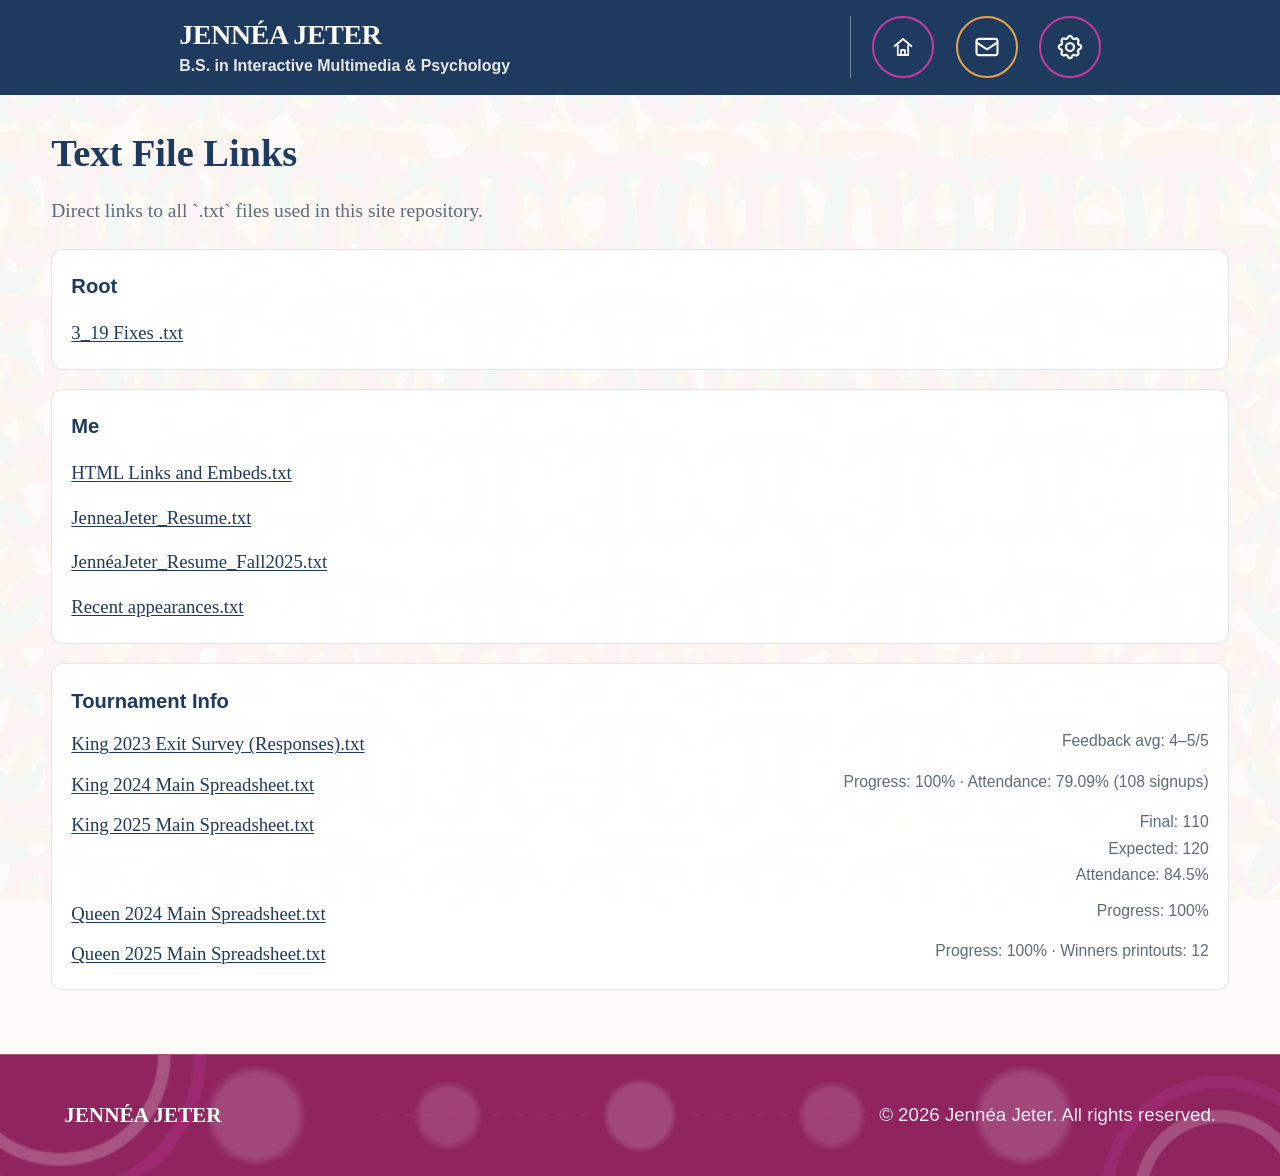
<file: txt-resources.html>
<!doctype html>
<html lang="en">
<head>
    <meta charset="UTF-8" />
    <meta name="viewport" content="width=device-width, initial-scale=1.0" />
    <title>Text Resources — Jennéa Jeter</title>
    <link rel="stylesheet" href="style.css" />
    <style>
        .txt-shell { padding-top: 1.25rem; padding-bottom: 3rem; }
        .txt-title { margin: 0 0 0.35rem; font-family: var(--font-head); font-size: clamp(1.5rem, 3vw, 2rem); color: var(--text-main); }
        .txt-sub { margin: 0 0 1rem; color: var(--text-sub); font-size: 0.92rem; }
        .txt-grid { display: grid; gap: 0.9rem; }
        .txt-card {
            background: rgba(255,255,255,0.92);
            border: 1px solid rgba(30,58,95,0.12);
            border-radius: 12px;
            padding: 0.9rem;
        }
        body.dark-mode .txt-card {
            background: rgba(37,37,37,0.9);
            border-color: rgba(255,255,255,0.14);
        }
        .txt-card h3 {
            margin: 0 0 0.5rem;
            font-family: 'Inter', sans-serif;
            font-size: 0.95rem;
        }
        .txt-list { list-style: none; margin: 0; padding: 0; display: grid; gap: 0.4rem; }
        .txt-row {
            display: grid;
            grid-template-columns: minmax(0, 1fr) auto;
            gap: 0.65rem;
            align-items: start;
        }
        .txt-list a {
            color: var(--text-main);
            text-decoration: underline;
            text-underline-offset: 2px;
            font-size: 0.88rem;
        }
        .txt-list a:hover { opacity: 0.8; }
        .txt-meta {
            font-size: 0.74rem;
            color: var(--text-sub);
            font-family: 'Inter', sans-serif;
            white-space: normal;
            text-align: right;
        }
        .txt-meta-line { display: block; }
    </style>
</head>
<body>
    <div class="nav-sticky">
        <nav class="main-nav">
            <div class="logo">
                <h1><a href="index.html" class="logo-home-link">JENNÉA JETER</a></h1>
                <div class="logo-subtitle">B.S. in Interactive Multimedia &amp; Psychology</div>
            </div>
            <div class="nav-right">
                <div class="nav-actions">
                    <a aria-label='Home' class='icon-tile' href='index.html' style='text-decoration:none;' title='Home'>
                        <svg viewBox="0 0 24 24" fill="none" xmlns="http://www.w3.org/2000/svg" width="24" height="24"><path d="M3.5 11.2 12 4l8.5 7.2" stroke="currentColor" stroke-width="1.8" stroke-linecap="round" stroke-linejoin="round"/><path d="M6.8 10.5V20h10.4v-9.5" stroke="currentColor" stroke-width="1.8" stroke-linecap="round" stroke-linejoin="round"/><path d="M10.1 20v-5h3.8v5" stroke="currentColor" stroke-width="1.8" stroke-linecap="round" stroke-linejoin="round"/></svg>
                    </a>
                    <button class="icon-tile icon-email" onclick="copyEmail()" title="Contact" aria-label="Copy contact email">
                        <svg viewBox="0 0 24 24" fill="none" xmlns="http://www.w3.org/2000/svg" width="22" height="22"><rect x="3" y="5" width="18" height="14" rx="2" stroke="currentColor" stroke-width="1.8"/><path d="M3 8l9 6 9-6" stroke="currentColor" stroke-width="1.8" stroke-linecap="round" stroke-linejoin="round"/></svg>
                    </button>
                    <button class="icon-tile icon-settings" onclick="toggleSettings()" title="Open Settings" aria-label="Open Settings">
                        <svg viewBox="0 0 24 24" fill="none" xmlns="http://www.w3.org/2000/svg" width="22" height="22"><path d="M10.325 4.317c.426-1.756 2.924-1.756 3.35 0 .262 1.081 1.402 1.588 2.387 1.062 1.6-.854 3.368.914 2.514 2.514-.526.985-.019 2.125 1.062 2.387 1.756.426 1.756 2.924 0 3.35-1.081.262-1.588 1.402-1.062 2.387.854 1.6-.914 3.368-2.514 2.514-.985-.526-2.125-.019-2.387 1.062-.426 1.756-2.924 1.756-3.35 0-.262-1.081-1.402-1.588-2.387-1.062-1.6.854-3.368-.914-2.514-2.514.526-.985.019-2.125-1.062-2.387-1.756-.426-1.756-2.924 0-3.35 1.081-.262 1.588-1.402 1.062-2.387-.854-1.6.914-3.368 2.514-2.514.985.526 2.125.019 2.387-1.062Z" stroke="currentColor" stroke-width="1.8"/><path d="M12 15.2a3.2 3.2 0 1 0 0-6.4 3.2 3.2 0 0 0 0 6.4Z" stroke="currentColor" stroke-width="1.8"/></svg>
                    </button>
                </div>
            </div>
        </nav>
    </div>

    <div id="settings-panel" class="settings-panel">
        <div class="settings-row">
            <div class="settings-label">Theme</div>
            <div class="settings-theme-group" role="group" aria-label="Theme selection">
                <button class="settings-theme-option" data-theme-option="light" onclick="setThemeMode('light')" aria-label="Light theme" title="Light theme">
                    <svg viewBox="0 0 24 24" fill="none" xmlns="http://www.w3.org/2000/svg" width="18" height="18"><circle cx="12" cy="12" r="4" stroke="currentColor" stroke-width="1.8"/><path d="M12 2v3M12 19v3M4.93 4.93l2.12 2.12M16.95 16.95l2.12 2.12M2 12h3M19 12h3M4.93 19.07l2.12-2.12M16.95 7.05l2.12-2.12" stroke="currentColor" stroke-width="1.8" stroke-linecap="round"/></svg>
                </button>
                <button class="settings-theme-option" data-theme-option="dark" onclick="setThemeMode('dark')" aria-label="Dark theme" title="Dark theme">
                    <svg viewBox="0 0 24 24" fill="none" xmlns="http://www.w3.org/2000/svg" width="18" height="18"><path d="M21 14.2A9 9 0 1 1 9.8 3c-.1.4-.1.9-.1 1.3a8 8 0 0 0 8 8c.4 0 .9 0 1.3-.1Z" stroke="currentColor" stroke-width="1.8" stroke-linecap="round" stroke-linejoin="round"/></svg>
                </button>
            </div>
        </div>
    </div>

    <main class="container txt-shell">
        <h2 class="txt-title">Text File Links</h2>
        <p class="txt-sub">Direct links to all `.txt` files used in this site repository.</p>

        <section class="txt-grid">
            <article class="txt-card">
                <h3>Root</h3>
                <ul class="txt-list">
                    <li><a href="3_19 Fixes .txt" target="_blank" rel="noopener">3_19 Fixes .txt</a></li>
                </ul>
            </article>

            <article class="txt-card">
                <h3>Me</h3>
                <ul class="txt-list">
                    <li><a href="Me/HTML Links and Embeds.txt" target="_blank" rel="noopener">HTML Links and Embeds.txt</a></li>
                    <li><a href="Me/JenneaJeter_Resume.txt" target="_blank" rel="noopener">JenneaJeter_Resume.txt</a></li>
                    <li><a href="Me/JennéaJeter_Resume_Fall2025.txt" target="_blank" rel="noopener">JennéaJeter_Resume_Fall2025.txt</a></li>
                    <li><a href="Me/Recent appearances.txt" target="_blank" rel="noopener">Recent appearances.txt</a></li>
                </ul>
            </article>

            <article class="txt-card">
                <h3>Tournament Info</h3>
                <ul class="txt-list">
                    <li class="txt-row"><a href="TournamentInfo/King 2023 Exit Survey (Responses).txt">King 2023 Exit Survey (Responses).txt</a><span class="txt-meta">Feedback avg: 4–5/5</span></li>
                    <li class="txt-row"><a href="TournamentInfo/King 2024 Main Spreadsheet.txt">King 2024 Main Spreadsheet.txt</a><span class="txt-meta">Progress: 100% · Attendance: 79.09% (108 signups)</span></li>
                    <li class="txt-row"><a href="TournamentInfo/King 2025 Main Spreadsheet.txt">King 2025 Main Spreadsheet.txt</a><span class="txt-meta"><span class="txt-meta-line">Final: 110</span><span class="txt-meta-line">Expected: 120</span><span class="txt-meta-line">Attendance: 84.5%</span></span></li>
                    <li class="txt-row"><a href="TournamentInfo/Queen 2024 Main Spreadsheet.txt">Queen 2024 Main Spreadsheet.txt</a><span class="txt-meta">Progress: 100%</span></li>
                    <li class="txt-row"><a href="TournamentInfo/Queen 2025 Main Spreadsheet.txt">Queen 2025 Main Spreadsheet.txt</a><span class="txt-meta">Progress: 100% · Winners printouts: 12</span></li>
                </ul>
            </article>
        </section>
    </main>

    <footer class="site-footer">
        <div class="footer-content">
            <div class="footer-name">JENNÉA JETER</div>
            <div class="footer-copy">&copy; 2026 Jennéa Jeter. All rights reserved.</div>
        </div>
    </footer>

    <script>
        function toggleTheme() {
            document.body.classList.toggle('dark-mode');
            updateThemeToggles();
        }

        function setThemeMode(mode) {
            if (mode === 'dark') {
                document.body.classList.add('dark-mode');
            } else {
                document.body.classList.remove('dark-mode');
            }
            updateThemeToggles();
        }

        function updateThemeToggles() {
            const isDark = document.body.classList.contains('dark-mode');
            document.querySelectorAll('.settings-theme-option').forEach((btn) => {
                const shouldBeActive = (btn.dataset.themeOption === 'dark' && isDark)
                    || (btn.dataset.themeOption === 'light' && !isDark);
                btn.classList.toggle('active', shouldBeActive);
            });
        }

        function toggleSettings() {
            const panel = document.getElementById('settings-panel');
            if (!panel) return;
            panel.classList.toggle('open');
        }

        function copyEmail() {
            navigator.clipboard.writeText('jeterj1@tcnj.edu').then(() => {
                alert('Email copied!');
            });
        }

        updateThemeToggles();
    </script>
</body>
</html>
</file>
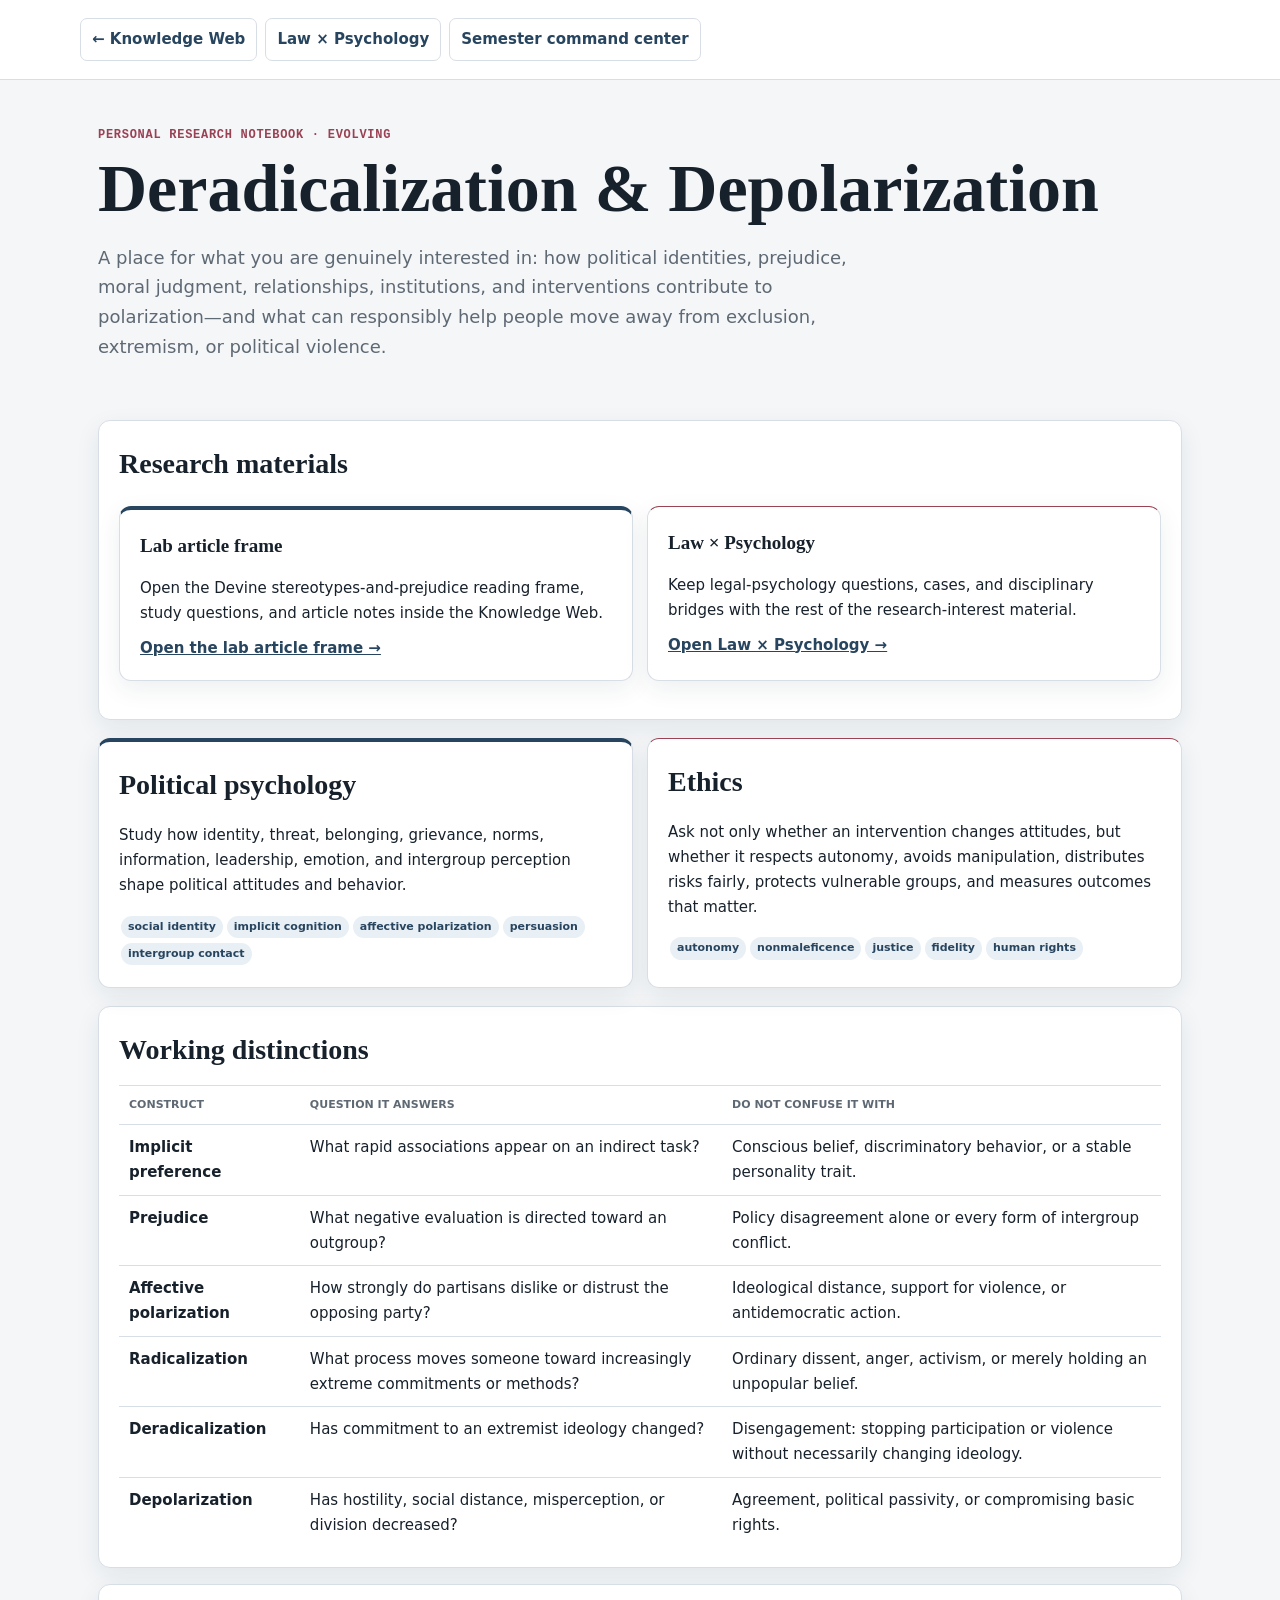
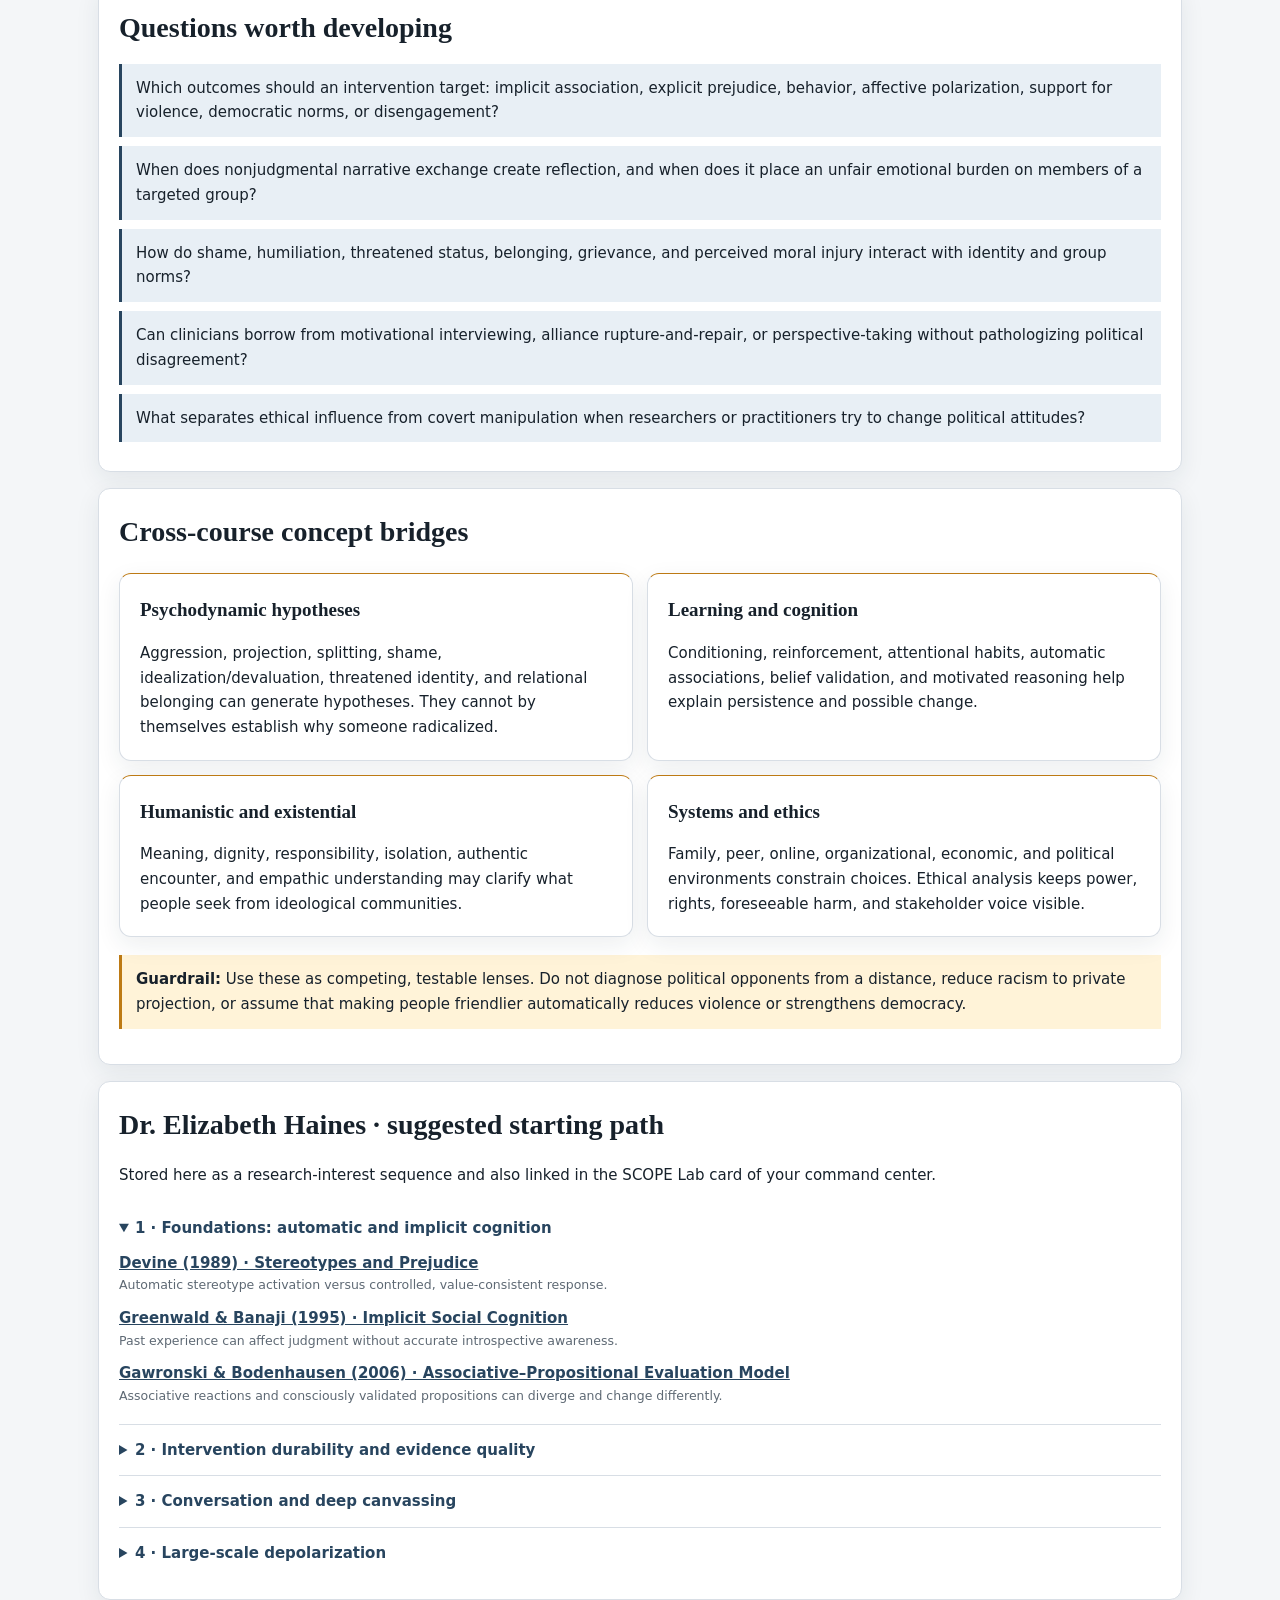
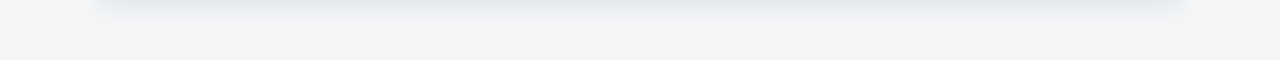
<file: notes/Research Interests.html>
<!doctype html>
<html lang="en">
<head>
<meta charset="utf-8">
<meta name="viewport" content="width=device-width,initial-scale=1">
<title>Research Interests · Deradicalization & Depolarization</title>
<style>
:root{--bg:#f4f6f8;--paper:#fff;--ink:#17212b;--muted:#5e6974;--line:#d8dee5;--navy:#28455f;--navy-soft:#e8eff5;--amber:#bd7a14;--amber-soft:#fff3d8;--rose:#9a4254;--shadow:0 8px 24px #1f324414}*{box-sizing:border-box}body{margin:0;background:var(--bg);color:var(--ink);font:15px/1.65 system-ui,-apple-system,BlinkMacSystemFont,"Segoe UI",sans-serif}header{background:var(--paper);border-bottom:1px solid var(--line);padding:18px max(18px,calc((100vw - 1120px)/2))}nav{display:flex;gap:8px;flex-wrap:wrap}nav a{padding:8px 11px;border:1px solid var(--line);border-radius:7px;color:var(--navy);text-decoration:none;font-weight:650}.hero{max-width:1120px;margin:0 auto;padding:48px 18px 25px}.eyebrow{color:var(--rose);font:700 12px/1.3 ui-monospace,monospace;text-transform:uppercase;letter-spacing:.06em}h1,h2,h3{font-family:Georgia,serif}h1{font-size:clamp(36px,6vw,68px);line-height:1.05;margin:10px 0 16px}h2{font-size:28px;margin:0 0 12px}h3{font-size:19px;margin:0 0 6px}.dek{max-width:760px;font-size:18px;color:var(--muted)}main{max-width:1120px;margin:0 auto;padding:0 18px 60px}.grid{display:grid;grid-template-columns:repeat(2,minmax(0,1fr));gap:14px;margin:18px 0}.card,section{background:var(--paper);border:1px solid var(--line);border-radius:12px;padding:20px;box-shadow:var(--shadow)}section{margin-top:16px}.card p,.card ul{margin-bottom:0}.lens{border-top:4px solid var(--navy)}.ethics{border-top-color:var(--rose)}.bridge{border-top-color:var(--amber)}.question{padding:12px 14px;margin:9px 0;background:var(--navy-soft);border-left:3px solid var(--navy)}.caution{padding:12px 14px;background:var(--amber-soft);border-left:3px solid var(--amber)}details{border-top:1px solid var(--line);padding:13px 0}details:first-of-type{border-top:0}summary{cursor:pointer;font-weight:750;color:var(--navy)}.reading{margin:10px 0 4px}.reading a{color:var(--navy);font-weight:750}.reading small{display:block;color:var(--muted)}table{width:100%;border-collapse:collapse}th,td{text-align:left;vertical-align:top;border-top:1px solid var(--line);padding:10px}th{font-size:11px;text-transform:uppercase;color:var(--muted)}.tag{display:inline-block;padding:2px 7px;border-radius:99px;background:var(--navy-soft);color:var(--navy);font-size:11px;font-weight:700;margin:2px}@media(max-width:720px){.grid{grid-template-columns:1fr}.hero{padding-top:30px}section,.card{padding:15px}table{font-size:13px}th,td{padding:7px}}@media print{header{display:none}body{background:#fff;font-size:10pt}.hero,main{max-width:none;padding-left:0;padding-right:0}.card,section{box-shadow:none;break-inside:avoid}details>*{display:block!important}}
</style>
</head>
<body>
<header><nav><a href="Knowledge Web - Codex.html">← Knowledge Web</a><a href="Law and Psychology.html">Law × Psychology</a><a href="semester-command-center_1.html">Semester command center</a></nav></header>
<div class="hero"><div class="eyebrow">Personal research notebook · evolving</div><h1>Deradicalization &amp; Depolarization</h1><p class="dek">A place for what you are genuinely interested in: how political identities, prejudice, moral judgment, relationships, institutions, and interventions contribute to polarization—and what can responsibly help people move away from exclusion, extremism, or political violence.</p></div>
<main>
 <section><h2>Research materials</h2><div class="grid">
  <article class="card lens"><h3>Lab article frame</h3><p>Open the Devine stereotypes-and-prejudice reading frame, study questions, and article notes inside the Knowledge Web.</p><p class="reading"><a href="Knowledge Web - Codex.html?open=devine1989">Open the lab article frame →</a></p></article>
  <article class="card ethics"><h3>Law × Psychology</h3><p>Keep legal-psychology questions, cases, and disciplinary bridges with the rest of the research-interest material.</p><p class="reading"><a href="Law and Psychology.html">Open Law × Psychology →</a></p></article>
 </div></section>
 <div class="grid">
  <article class="card lens"><h2>Political psychology</h2><p>Study how identity, threat, belonging, grievance, norms, information, leadership, emotion, and intergroup perception shape political attitudes and behavior.</p><p><span class="tag">social identity</span><span class="tag">implicit cognition</span><span class="tag">affective polarization</span><span class="tag">persuasion</span><span class="tag">intergroup contact</span></p></article>
  <article class="card ethics"><h2>Ethics</h2><p>Ask not only whether an intervention changes attitudes, but whether it respects autonomy, avoids manipulation, distributes risks fairly, protects vulnerable groups, and measures outcomes that matter.</p><p><span class="tag">autonomy</span><span class="tag">nonmaleficence</span><span class="tag">justice</span><span class="tag">fidelity</span><span class="tag">human rights</span></p></article>
 </div>
 <section><h2>Working distinctions</h2><table><thead><tr><th>Construct</th><th>Question it answers</th><th>Do not confuse it with</th></tr></thead><tbody>
  <tr><td><b>Implicit preference</b></td><td>What rapid associations appear on an indirect task?</td><td>Conscious belief, discriminatory behavior, or a stable personality trait.</td></tr>
  <tr><td><b>Prejudice</b></td><td>What negative evaluation is directed toward an outgroup?</td><td>Policy disagreement alone or every form of intergroup conflict.</td></tr>
  <tr><td><b>Affective polarization</b></td><td>How strongly do partisans dislike or distrust the opposing party?</td><td>Ideological distance, support for violence, or antidemocratic action.</td></tr>
  <tr><td><b>Radicalization</b></td><td>What process moves someone toward increasingly extreme commitments or methods?</td><td>Ordinary dissent, anger, activism, or merely holding an unpopular belief.</td></tr>
  <tr><td><b>Deradicalization</b></td><td>Has commitment to an extremist ideology changed?</td><td>Disengagement: stopping participation or violence without necessarily changing ideology.</td></tr>
  <tr><td><b>Depolarization</b></td><td>Has hostility, social distance, misperception, or division decreased?</td><td>Agreement, political passivity, or compromising basic rights.</td></tr>
 </tbody></table></section>
 <section><h2>Questions worth developing</h2>
  <div class="question">Which outcomes should an intervention target: implicit association, explicit prejudice, behavior, affective polarization, support for violence, democratic norms, or disengagement?</div>
  <div class="question">When does nonjudgmental narrative exchange create reflection, and when does it place an unfair emotional burden on members of a targeted group?</div>
  <div class="question">How do shame, humiliation, threatened status, belonging, grievance, and perceived moral injury interact with identity and group norms?</div>
  <div class="question">Can clinicians borrow from motivational interviewing, alliance rupture-and-repair, or perspective-taking without pathologizing political disagreement?</div>
  <div class="question">What separates ethical influence from covert manipulation when researchers or practitioners try to change political attitudes?</div>
 </section>
 <section><h2>Cross-course concept bridges</h2><div class="grid">
  <article class="card bridge"><h3>Psychodynamic hypotheses</h3><p>Aggression, projection, splitting, shame, idealization/devaluation, threatened identity, and relational belonging can generate hypotheses. They cannot by themselves establish why someone radicalized.</p></article>
  <article class="card bridge"><h3>Learning and cognition</h3><p>Conditioning, reinforcement, attentional habits, automatic associations, belief validation, and motivated reasoning help explain persistence and possible change.</p></article>
  <article class="card bridge"><h3>Humanistic and existential</h3><p>Meaning, dignity, responsibility, isolation, authentic encounter, and empathic understanding may clarify what people seek from ideological communities.</p></article>
  <article class="card bridge"><h3>Systems and ethics</h3><p>Family, peer, online, organizational, economic, and political environments constrain choices. Ethical analysis keeps power, rights, foreseeable harm, and stakeholder voice visible.</p></article>
 </div><p class="caution"><b>Guardrail:</b> Use these as competing, testable lenses. Do not diagnose political opponents from a distance, reduce racism to private projection, or assume that making people friendlier automatically reduces violence or strengthens democracy.</p></section>
 <section><h2>Dr. Elizabeth Haines · suggested starting path</h2><p>Stored here as a research-interest sequence and also linked in the SCOPE Lab card of your command center.</p>
  <details open><summary>1 · Foundations: automatic and implicit cognition</summary>
   <p class="reading"><a href="https://doi.org/10.1037/0022-3514.56.1.5">Devine (1989) · Stereotypes and Prejudice</a><small>Automatic stereotype activation versus controlled, value-consistent response.</small></p>
   <p class="reading"><a href="https://pubmed.ncbi.nlm.nih.gov/7878162/">Greenwald &amp; Banaji (1995) · Implicit Social Cognition</a><small>Past experience can affect judgment without accurate introspective awareness.</small></p>
   <p class="reading"><a href="https://doi.org/10.1037/0033-2909.132.5.692">Gawronski &amp; Bodenhausen (2006) · Associative–Propositional Evaluation Model</a><small>Associative reactions and consciously validated propositions can diverge and change differently.</small></p>
  </details>
  <details><summary>2 · Intervention durability and evidence quality</summary>
   <p class="reading"><a href="https://pubmed.ncbi.nlm.nih.gov/24661055/">Lai et al. (2014) · Comparing 17 Interventions</a><small>Some procedures shift immediate implicit racial preferences.</small></p>
   <p class="reading"><a href="https://doi.org/10.1037/xge0000179">Lai et al. (2016) · Effectiveness Across Time</a><small>Immediate effects did not persist after delays of hours to days.</small></p>
   <p class="reading"><a href="https://doi.org/10.1146/annurev.psych.60.110707.163607">Paluck &amp; Green (2009) · What Works?</a><small>Many common programs lacked persuasive causal evidence; field rigor matters.</small></p>
   <p class="reading"><a href="https://pubmed.ncbi.nlm.nih.gov/32928061/">Paluck et al. (2021) · Progress and Challenges</a><small>Updated review emphasizing limited follow-up, publication bias, and weak outcome links.</small></p>
  </details>
  <details><summary>3 · Conversation and deep canvassing</summary>
   <p class="reading"><a href="https://doi.org/10.1126/science.aad9713">Broockman &amp; Kalla (2016) · Durably Reducing Transphobia</a><small>A structured perspective-taking conversation produced a durable attitude effect.</small></p>
   <p class="reading"><a href="https://doi.org/10.1017/S0003055419000923">Kalla &amp; Broockman (2020) · Reducing Exclusionary Attitudes</a><small>Nonjudgmental narrative exchange outperformed arguments alone across field experiments.</small></p>
  </details>
  <details><summary>4 · Large-scale depolarization</summary>
   <p class="reading"><a href="https://www.nature.com/articles/s41562-022-01466-9">Voelkel et al. (2023) · Depolarization and Democratic Attitudes</a><small>Reducing partisan animosity did not necessarily reduce antidemocratic attitudes or support for violence.</small></p>
   <p class="reading"><a href="https://doi.org/10.1126/science.adh4764">Voelkel et al. (2024) · Megastudy of 25 Treatments</a><small>Interventions affected different political outcomes differently; outcome choice is part of the theory.</small></p>
  </details>
 </section>
</main>
</body>
</html>
</file>
<file: style.css>
/* Inline gallery slide button */
.gallery-slide-btn {
    margin-left: 0.5em;
    padding: 0.18em 0.7em;
    font-size: 0.92em;
    border-radius: 1em;
    border: 1px solid var(--col-navy, #1e3a5f);
    background: var(--bg-main, #fff);
    color: var(--col-navy, #1e3a5f);
    cursor: pointer;
    transition: background 0.18s, border-color 0.18s;
    vertical-align: middle;
}
.gallery-slide-btn:hover {
    background: var(--col-navy, #1e3a5f);
    color: #fff;
}
/* Embed gallery arrows (Design Work section) */
.embed-arrows {
    display: flex;
    justify-content: center;
    gap: 0.5rem;
    margin-top: 0.75rem;
}
.embed-arrow {
    background: var(--bg-main, #fff);
    border: 1.5px solid rgba(30,58,95,0.14);
    color: var(--text-main);
    border-radius: 50%;
    width: 2.75rem;
    height: 2.75rem;
    display: inline-flex;
    align-items: center;
    justify-content: center;
    padding: 0;
    line-height: 1;
    font-size: 1rem;
    font-weight: 600;
    cursor: pointer;
    box-shadow: 0 1px 3px rgba(30,58,95,0.05);
    transition: background 0.18s, border-color 0.18s, transform 0.18s;
    z-index: 2;
}
.embed-arrow:hover {
    background: var(--bg-accent, #f3f6fa);
    border-color: var(--text-main);
    transform: translateY(-1px);
}
body.dark-mode .embed-arrow {
    background: rgba(40, 40, 40, 0.9);
    border-color: rgba(255, 255, 255, 0.2);
}
/* Appearances gallery arrows */
.appearances-arrows {
    display: flex;
    justify-content: center;
    gap: 0.5rem;
    margin-top: 0.75rem;
}
.appearances-arrow {
    background: var(--bg-main, #fff);
    border: 1.5px solid rgba(30,58,95,0.14);
    color: var(--text-main);
    border-radius: 50%;
    width: 2.75rem;
    height: 2.75rem;
    display: inline-flex;
    align-items: center;
    justify-content: center;
    padding: 0;
    line-height: 1;
    font-size: 1rem;
    font-weight: 600;
    cursor: pointer;
    box-shadow: 0 1px 3px rgba(30,58,95,0.05);
    transition: background 0.18s, border-color 0.18s, transform 0.18s;
    z-index: 2;
}
.appearances-arrow:hover {
    background: var(--bg-accent, #f3f6fa);
    border-color: var(--text-main);
    transform: translateY(-1px);
}
body.dark-mode .appearances-arrow {
    background: rgba(40, 40, 40, 0.9);
    border-color: rgba(255, 255, 255, 0.2);
}
/* Card gallery navigation arrows */
.gallery-nav-arrow {
    position: static;
    background: rgba(255, 255, 255, 0.9);
    border: 1.5px solid rgba(30,58,95,0.14);
    color: var(--text-main);
    border-radius: 50%;
    width: 2.2rem;
    height: 2.2rem;
    display: inline-flex;
    align-items: center;
    justify-content: center;
    padding: 0;
    line-height: 1;
    font-size: 1rem;
    font-weight: 600;
    cursor: pointer;
    box-shadow: 0 1px 3px rgba(30,58,95,0.05);
    transition: background 0.18s, border-color 0.18s, transform 0.18s;
    z-index: 10;
}
.gallery-nav-arrow-left {
    left: auto;
}
.gallery-nav-arrow-right {
    right: auto;
}
.gallery-nav-arrow:hover {
    background: var(--bg-accent, #f3f6fa);
    border-color: var(--text-main);
    transform: translateY(-1px);
}
.gallery-nav-arrow-left:hover {
    transform: translateY(-1px);
}
.gallery-nav-arrow-right:hover {
    transform: translateY(-1px);
}
body.dark-mode .gallery-nav-arrow {
    background: rgba(40, 40, 40, 0.95);
    border-color: rgba(255, 255, 255, 0.2);
}
/* =========================================
   THEME ENGINE
   ========================================= */
:root {
    /* PALETTE (Accents Only) */
    --col-magenta: #c73aa4;
    --col-red: #ff5757;
    --col-orange: #e9a34d;
    --col-green: #75af5c;
    --col-teal: #00a8a8;
    --col-grey: #7f8c8d; /* New Grey for Tags */
    --col-navy: #1e3a5f;

    /* BASE THEME: JOURNAL SOFT */
    --bg-color: #fdfbf7; 
    --text-main: #1e3a5f;
    --text-sub: #5f6c7b;
    --card-bg: #ffffff;
    --border: 1px solid rgba(0,0,0,0.06);
    --shadow: 0 4px 12px rgba(0,0,0,0.03);
    --shadow-hover: 0 10px 25px rgba(0,0,0,0.08);
    --nav-bg: rgba(253, 251, 247, 0.98);
    --role-line-gap: 0.2rem;
    --current-role-gap: -0.06rem;
    --current-role-org-gap: -0.3rem;
    --current-role-meta-gap: -0.12rem;
    
    /* TYPOGRAPHY */
    --font-head: 'Playfair Display', serif;
    --font-body: 'Merriweather', serif;
    --text-scale: 1.08;
    --text-scale-head: 0.9;
    --text-scale-body: 1;

    --transition: 0.4s cubic-bezier(0.2, 0.8, 0.2, 1);

}

/* In-card link color normalization */
.card-body a,
.course-content a,
.highlight-box a,
.notable-acc-item a {
    color: var(--col-navy);
}

.card-body a:visited,
.course-content a:visited,
.highlight-box a:visited,
.notable-acc-item a:visited {
    color: var(--col-navy);
}

.card-body a:hover,
.course-content a:hover,
.highlight-box a:hover,
.notable-acc-item a:hover {
    opacity: 0.82;
}

html {
    font-size: 21.25px;
}

.skip-link {
    position: fixed;
    top: 0.5rem;
    left: 0.5rem;
    z-index: 10000;
    padding: 0.65rem 0.9rem;
    border-radius: 8px;
    background: #ffffff;
    color: #1e3a5f;
    font: 700 0.85rem/1.2 'Inter', sans-serif;
    box-shadow: 0 6px 22px rgba(0, 0, 0, 0.25);
    transform: translateY(-160%);
    transition: transform 0.18s ease;
}

.skip-link:focus {
    transform: translateY(0);
}

/* Dynamic Accent Colors */
body[data-accent="magenta"] .accordion-header.pill-style { background: linear-gradient(135deg, var(--col-magenta) 0%, var(--col-red) 100%); }
body[data-accent="teal"] .accordion-header.pill-style { background: linear-gradient(135deg, var(--col-teal) 0%, var(--col-green) 100%); }
body[data-accent="orange"] .accordion-header.pill-style { background: linear-gradient(135deg, var(--col-orange) 0%, var(--col-red) 100%); }
body[data-accent="green"] .accordion-header.pill-style { background: linear-gradient(135deg, var(--col-green) 0%, var(--col-teal) 100%); }

/* DARK MODE */
body.dark-mode {
    --bg-color: #1a1a1a;
    --text-main: #e0e0e0;
    --text-sub: #a0a0a0;
    --card-bg: #252525;
    --border: 1px solid #333;
    --shadow: 0 4px 20px rgba(0,0,0,0.4);
    --nav-bg: rgba(26, 26, 26, 0.98);
}
body.dark-mode .roles-header {
    border-bottom-color: rgba(255,255,255,0.2);
}
body.dark-mode .bio-body {
    color: #d0d0d0;
}
body.dark-mode .bio-body strong {
    color: #ffffff;
}
body.dark-mode .stat-divider {
    background: rgba(255, 255, 255, 0.2);
    opacity: 0.8;
}
body.dark-mode .current-roles {
    background: rgba(37, 37, 37, 0.92);
    border: 1px solid rgba(255, 255, 255, 0.08);
}
body.dark-mode .role-item {
    background: rgba(40, 40, 40, 0.98);
    border: 1px solid rgba(255, 255, 255, 0.08);
}
body.dark-mode .role-item:hover {
    border-color: var(--text-main);
}
body.dark-mode .nested-item:hover .nested-role-meta,
body.dark-mode .nested-item:hover .role-org,
body.dark-mode .nested-item:hover .role-meta {
    color: var(--text-sub);
}
body.dark-mode .logo h1 {
    color: #ffffff;
}
body.dark-mode .logo-subtitle {
    color: #a0a0a0;
    opacity: 1;
}
body.dark-mode .card-h1,
body.dark-mode .card-summary,
body.dark-mode .card-list li {
    color: var(--text-main);
}
body.dark-mode .highlight-box {
    background: rgba(255, 255, 255, 0.06);
    border-color: rgba(255, 255, 255, 0.15);
    color: var(--text-sub);
}
body.dark-mode .course-header {
    background: var(--card-bg);
    color: var(--text-main);
}
body.dark-mode .course-header:hover {
    background: rgba(255, 255, 255, 0.05);
}
body.dark-mode .nested-role-title {
    color: var(--text-main);
}
body.dark-mode .gallery-display {
    background: rgba(255, 255, 255, 0.04);
    border-color: rgba(255, 255, 255, 0.1);
}
body.dark-mode .gallery-thumb {
    background: rgba(255, 255, 255, 0.08);
    border-color: rgba(255, 255, 255, 0.15);
    color: var(--text-sub);
}
body.dark-mode .gallery-thumb:hover,
body.dark-mode .gallery-thumb.active {
    background: var(--col-magenta);
    border-color: var(--col-magenta);
    color: #fff;
}
body.dark-mode .gallery-tool-pill {
    background: rgba(199, 58, 164, 0.2);
    border-color: rgba(199, 58, 164, 0.35);
    color: var(--text-main);
}
body.dark-mode .card-link-btn {
    color: var(--text-main);
    border-color: rgba(255, 255, 255, 0.25);
}
body.dark-mode .card-link-btn:hover {
    background: rgba(255, 255, 255, 0.1);
}

/* =========================================
   GLOBAL & ANIMATIONS
   ========================================= */
* { box-sizing: border-box; margin: 0; padding: 0; }

body {
    background-color: var(--bg-color);
    color: var(--text-main);
    font-family: var(--font-body);
    transition: background-color var(--transition), color var(--transition);
    line-height: 1.7;
    padding-top: 0;
    scroll-padding-top: 64px;
    position: relative;
    overflow-x: hidden;
    max-width: 100vw;
    font-size: calc(1rem * var(--text-scale-body));
}

body::before {
    content: '';
    position: fixed;
    inset: 0;
    pointer-events: none;
    z-index: 0;
    opacity: 0.04;
    background-image:
        url('LOGOS/JJLOGOMagenta.svg'),
        url('LOGOS/JJLOGO%20Blue.svg'),
        url('LOGOS/JJLOGOGreen.svg'),
        url('LOGOS/JJLOGORed.svg'),
        url('LOGOS/JJLOGOYellow.svg');
    background-repeat: repeat;
    background-size: 140px 140px, 170px 170px, 150px 150px, 165px 165px, 155px 155px;
    background-position: 0 0, 220px 140px, 420px 60px, 120px 280px, 360px 320px;
    animation: globalLogoDrift 46s linear infinite;
}

body > * {
    position: relative;
    z-index: 1;
}

@keyframes globalLogoDrift {
    0% {
        background-position: 0 0, 220px 140px, 420px 60px, 120px 280px, 360px 320px;
    }
    50% {
        background-position: 90px 120px, 120px 80px, 340px 200px, 260px 220px, 300px 120px;
    }
    100% {
        background-position: 0 0, 220px 140px, 420px 60px, 120px 280px, 360px 320px;
    }
}

body.dark-mode::before {
    opacity: 0.03;
}

@keyframes fadeIn { from { opacity: 0; transform: translateY(5px); } to { opacity: 1; transform: translateY(0); } }

@keyframes gradientFlow {
    0% { background-position: 0% 50%; }
    50% { background-position: 100% 50%; }
    100% { background-position: 0% 50%; }
}

@media (prefers-reduced-motion: reduce) {
    html {
        scroll-behavior: auto !important;
    }

    *, *::before, *::after {
        animation-duration: 0.01ms !important;
        animation-iteration-count: 1 !important;
        transition-duration: 0.01ms !important;
        scroll-behavior: auto !important;
    }
}

/* =========================================
   1. DEV TOOLBAR
   ========================================= */
#dev-toolbar {
    position: fixed;
    top: 0;
    left: 0;
    width: 100%;
    height: 50px;
    background: #222;
    color: #fff;
    z-index: 9999;
    display: flex;
    align-items: center;
    gap: 1rem;
    padding: 0 4%;
    font-family: 'Inter', sans-serif;
    font-size: 0.8rem;
    border-bottom: 1px solid #444;
    overflow-x: auto;
    overflow-y: hidden;
    white-space: nowrap;
}
.dev-group { display: flex; gap: 6px; align-items: center; flex-wrap: nowrap; flex-shrink: 0; }
.dev-label { color: var(--col-grey); font-weight: 700; text-transform: uppercase; margin-right: 6px; font-size: 0.7rem; white-space: nowrap; }
.dev-btn {
    background: #444; border: 1px solid #555; color: #ddd; padding: 4px 8px; cursor: pointer; border-radius: 4px; font-size: 0.7rem; transition: all 0.2s;
}
.dev-group.dev-readout {
    margin-left: auto;
    color: #fff;
    gap: 0.35rem;
    white-space: nowrap;
}
.dev-size-pill {
    display: inline-flex;
    align-items: center;
    justify-content: center;
    padding: 4px 10px;
    border-radius: 999px;
    border: 1px solid rgba(255,255,255,0.25);
    font-family: 'Inter', sans-serif;
    font-size: 0.75rem;
    color: #fff;
    background: rgba(255,255,255,0.08);
    white-space: nowrap;
}
.dev-btn:hover { background: #666; color: #fff; }
.dev-btn.active { background: var(--col-magenta); border-color: var(--col-magenta); color: #fff; }

/* Spacing debug overlay */
body.spacing-debug * {
    outline: 1px dashed rgba(0, 128, 255, 0.35);
    outline-offset: -1px;
}
body.spacing-debug .about-hero,
body.spacing-debug .about-container,
body.spacing-debug .cell-bio,
body.spacing-debug .cell-photo,
body.spacing-debug .cell-skills,
body.spacing-debug .mini-stats,
body.spacing-debug .skills-list,
body.spacing-debug .bio-stack {
    box-shadow: inset 0 0 0 2px rgba(0, 200, 120, 0.25), 0 0 0 2px rgba(255, 165, 0, 0.25);
}
body.spacing-debug .stat-divider {
    background: rgba(255, 99, 71, 0.8);
    box-shadow: 0 0 0 2px rgba(255, 99, 71, 0.35);
}
body.spacing-debug .mini-stats { outline: 1px dashed rgba(128, 0, 255, 0.35); }

/* Measurement (Ruler) Overlay */
body.measure-mode {
    cursor: crosshair;
}

body.measure-mode .measure-target {
    outline: 1px dashed rgba(30, 58, 95, 0.4);
    box-shadow: 0 0 0 1px rgba(255, 255, 255, 0.35), 0 0 0 4px rgba(199, 58, 164, 0.18);
    transition: box-shadow 0.2s ease, outline-color 0.2s ease;
    position: relative;
}

body.measure-mode .measure-target:hover {
    box-shadow: 0 0 0 2px rgba(255, 255, 255, 0.65), 0 0 18px rgba(255, 214, 0, 0.55);
}

#measurement-overlay {
    position: absolute;
    inset: 0;
    width: 100%;
    height: 100%;
    pointer-events: none;
    z-index: 8000;
    font-family: 'Inter', sans-serif;
}

.measure-outline {
    position: absolute;
    border: 1px solid rgba(30, 58, 95, 0.45);
    outline: 1px solid rgba(255, 255, 255, 0.3);
    box-shadow: inset 0 0 0 1px rgba(255, 255, 255, 0.25);
    background: rgba(30, 58, 95, 0.04);
}

.measure-callout {
    position: absolute;
    min-width: 180px;
    max-width: 320px;
    background: rgba(5, 9, 16, 0.92);
    color: #f1f5f9;
    border-radius: 10px;
    padding: 0.65rem 0.85rem;
    border: 1px solid rgba(255, 255, 255, 0.18);
    box-shadow: 0 10px 25px rgba(0, 0, 0, 0.35);
    pointer-events: none;
    backdrop-filter: blur(14px);
}

.measure-name {
    font-size: 0.62rem;
    letter-spacing: 0.16em;
    text-transform: uppercase;
    color: #8ec5ff;
    margin-bottom: 0.2rem;
}

.measure-size {
    font-family: 'Courier Prime', monospace;
    font-size: 0.78rem;
    margin-bottom: 0.25rem;
}

.measure-meta {
    font-family: 'Courier Prime', monospace;
    font-size: 0.65rem;
    color: rgba(248, 250, 252, 0.8);
    line-height: 1.3;
}

/* Settings Tray */
.settings-panel {
    position: fixed;
    top: 5.75rem;
    right: auto;
    bottom: auto;
    background: color-mix(in srgb, var(--card-bg) 94%, transparent);
    backdrop-filter: blur(18px);
    border: 1px solid rgba(30, 58, 95, 0.16);
    box-shadow: 0 18px 48px rgba(15, 35, 60, 0.2);
    border-radius: 18px;
    padding: 1rem;
    width: 340px;
    max-width: calc(100vw - 2rem);
    max-height: calc(100vh - 80px);
    overflow-y: auto;
    opacity: 0;
    transform: translateY(-6px);
    transition: all 0.2s ease;
    pointer-events: none;
    z-index: 1500;
}
.settings-header {
    display: flex;
    align-items: flex-start;
    justify-content: space-between;
    gap: 1rem;
    padding-bottom: 0.85rem;
    margin-bottom: 0.85rem;
    border-bottom: 1px solid rgba(30, 58, 95, 0.12);
}
.settings-title {
    color: var(--text-main);
    font-family: 'Inter', sans-serif;
    font-size: 1rem;
    font-weight: 800;
    line-height: 1.2;
}
.settings-subtitle {
    color: var(--text-sub);
    font-size: 0.72rem;
    line-height: 1.4;
    margin-top: 0.2rem;
}
.settings-reset {
    border: 1px solid rgba(30, 58, 95, 0.2);
    border-radius: 999px;
    background: transparent;
    color: var(--text-main);
    padding: 0.35rem 0.65rem;
    font: 700 0.7rem/1 'Inter', sans-serif;
    cursor: pointer;
}
.settings-reset:hover,
.settings-reset:focus-visible {
    border-color: var(--col-teal);
    box-shadow: 0 0 14px rgba(0, 168, 168, 0.25);
    outline: none;
}
.settings-panel.open {
    opacity: 1;
    transform: translateY(0);
    pointer-events: auto;
}
.settings-row { display: grid; grid-template-columns: 1fr 1.35fr auto; align-items: center; gap: 10px; padding: 0.45rem 0; }
.settings-label { font-size: 0.75rem; font-weight: 700; color: var(--text-sub); text-transform: uppercase; letter-spacing: 0.04em; }
.settings-value { font-family: 'Inter', sans-serif; font-weight: 700; color: var(--text-main); font-size: 0.9rem; }
.settings-row input[type="range"] {
    width: 100%;
    accent-color: var(--col-teal);
    cursor: pointer;
}
body.dark-mode .settings-row input[type="range"] {
    accent-color: var(--col-teal);
}
.settings-theme-group {
    grid-column: 2 / -1;
    display: inline-flex;
    align-items: center;
    gap: 0.45rem;
}

.settings-theme-option {
    width: 44px;
    height: 44px;
    border-radius: 999px;
    border: 1.6px solid rgba(30, 58, 95, 0.35);
    background: transparent;
    color: var(--text-main);
    cursor: pointer;
    display: inline-flex;
    align-items: center;
    justify-content: center;
    transition: transform 0.2s ease, background 0.2s ease, border-color 0.2s ease, color 0.2s ease;
    flex-shrink: 0;
}

.settings-theme-option:hover {
    transform: translateY(-1px);
    border-color: var(--text-main);
}

.settings-theme-option.active {
    background: var(--text-main);
    color: var(--bg-color);
    border-color: var(--text-main);
}

body.dark-mode .settings-theme-option {
    border-color: rgba(255, 255, 255, 0.28);
}

body.dark-mode .settings-panel {
    border-color: rgba(255, 255, 255, 0.16);
    box-shadow: 0 18px 52px rgba(0, 0, 0, 0.48);
}

body.dark-mode .settings-header {
    border-bottom-color: rgba(255, 255, 255, 0.12);
}

body.dark-mode .settings-reset {
    border-color: rgba(255, 255, 255, 0.22);
}

/* =========================================
   2. NAVIGATION
   ========================================= */
.nav-sticky {
    position: sticky;
    top: 0;
    z-index: 1000;
    background: var(--col-navy);
    backdrop-filter: blur(10px);
    border-bottom: 1px solid var(--col-navy);
    transition: all var(--transition);
}


.main-nav {
    display: grid;
    grid-template-columns: 1fr auto;
    align-items: center;
    column-gap: 1rem;
    padding: 0.75rem clamp(1.5rem, 4vw, 4rem);
    max-width: 1440px;
    margin: 0 auto;
}

.logo { display: flex; flex-direction: column; justify-content: center; min-width: 0; gap: 0.3rem; }
.logo h1 { font-family: var(--font-head); font-size: clamp(1.1rem, 2.2vw, 1.4rem); font-weight: 700; letter-spacing: -0.02em; color: var(--bg-color); line-height: 1.1; margin: 0; }
.logo-home-link {
    color: inherit;
    text-decoration: none;
}

.logo-home-link:hover {
    opacity: 0.9;
}
.logo-subtitle {
    font-family: 'Inter', sans-serif;
    font-size: clamp(0.65rem, 1.6vw, 0.75rem);
    color: var(--bg-color);
    opacity: 0.9;
    margin: 0;
    line-height: 1.1;
    display: flex;
    flex-wrap: wrap;
    align-items: center;
    gap: 0.4rem;
}
.logo-degree {
    white-space: nowrap;
}
.logo-degree-ma::after {
    content: '·';
    margin-left: 0.4rem;
}

.logo-subtitle.degrees-stacked .logo-degree-ma::after {
    content: none;
}

@media (max-width: 700px) {
    .logo-degree-bs {
        flex-basis: 100%;
    }

    .logo-degree-ma::after {
        content: none;
    }
}

@media (max-width: 420px) {
    .main-nav {
        position: relative;
        padding-bottom: 4rem;
    }

    .logo-subtitle {
        position: absolute;
        left: 3%;
        right: 3%;
        bottom: 0.65rem;
        width: auto;
    }
}

.logo-subtitle-mark {
    width: 1rem;
    height: 1rem;
    display: inline-block;
    background: var(--hero-accent, var(--col-magenta));
    flex-shrink: 0;
    -webkit-mask-image: url('LOGOS/JJLOGO Blue.svg');
    -webkit-mask-size: contain;
    -webkit-mask-repeat: no-repeat;
    -webkit-mask-position: center;
    mask-image: url('LOGOS/JJLOGO Blue.svg');
    mask-size: contain;
    mask-repeat: no-repeat;
    mask-position: center;
}

.nav-stats {
    display: flex;
    gap: 1.5rem;
    align-items: center;
}
.nav-right {
    display: flex;
    align-items: center;
    gap: 1.25rem;
    justify-self: end;
    margin-left: 0;
    border-left: 1px solid rgba(253, 251, 247, 0.4);
    padding-left: 1rem;
}
.nav-actions { display: flex; gap: 1rem; align-items: center; position: relative; }
.nav-text-link {
    border: 0;
    background: transparent;
    color: var(--bg-color);
    font-family: 'Inter', sans-serif;
    font-size: 0.95rem;
    font-weight: 700;
    letter-spacing: 0.02em;
    cursor: pointer;
    padding: 0;
    transition: opacity 0.2s ease;
}
.nav-text-link:hover { opacity: 0.78; }
.nav-divider {
    color: rgba(253, 251, 247, 0.75);
    font-size: 0.9rem;
    line-height: 1;
}
.icon-tile {
    --tile-accent: var(--col-magenta);
    width: 62px;
    height: 62px;
    display: inline-flex;
    align-items: center;
    justify-content: center;
    border: 2px solid var(--tile-accent);
    border-radius: 999px;
    background: transparent;
    color: var(--bg-color);
    font-size: 2rem;
    line-height: 1;
    padding: 0;
    cursor: pointer;
    transition: transform 0.2s ease, opacity 0.2s ease, border-color 0.2s ease, box-shadow 0.2s ease, background 0.2s ease;
}
.icon-linkedin { --tile-accent: var(--col-teal); }
.icon-email { --tile-accent: var(--col-orange); }
.icon-settings { --tile-accent: var(--col-magenta); }
.icon-email {
    width: 62px;
    height: 62px;
    border-width: 2px;
    font-size: 0;
}
.icon-email svg {
    width: 28px;
    height: 28px;
    display: block;
    flex-shrink: 0;
}
.icon-settings {
    font-size: 2.4rem;
}
.icon-settings svg {
    width: 30px;
    height: 30px;
}
.icon-linkedin {
    text-decoration: none;
    color: var(--bg-color);
    font-family: 'Inter', sans-serif;
    font-weight: 800;
    font-size: 2rem;
    letter-spacing: -0.03em;
    text-transform: lowercase;
}
.icon-linkedin-text {
    display: flex;
    align-items: center;
    justify-content: center;
    width: 100%;
    height: 100%;
    box-sizing: border-box;
    font-size: 1.35rem;
    line-height: 1;
    padding-bottom: 0.06em;
}

.email-dropdown {
    position: absolute;
    top: calc(100% + 0.45rem);
    right: 4.5rem;
    min-width: 250px;
    border-radius: 12px;
    border: 1px solid rgba(30, 58, 95, 0.22);
    background: #ffffff;
    box-shadow: 0 14px 34px rgba(15, 23, 42, 0.18);
    padding: 0.35rem;
    display: none;
    z-index: 1200;
}

.email-dropdown.open {
    display: block;
}

.email-dropdown-item {
    width: 100%;
    border: 0;
    background: transparent;
    display: flex;
    align-items: center;
    justify-content: space-between;
    gap: 0.75rem;
    border-radius: 8px;
    padding: 0.6rem 0.7rem;
    text-align: left;
    cursor: pointer;
}

.email-dropdown-item:hover,
.email-dropdown-item:focus-visible {
    background: rgba(30, 58, 95, 0.08);
    outline: none;
}

.email-dropdown-address {
    font-family: 'Inter', sans-serif;
    font-size: 0.82rem;
    font-weight: 600;
    color: #1e3a5f;
}

.email-dropdown-copy {
    font-family: 'Inter', sans-serif;
    font-size: 0.72rem;
    font-weight: 700;
    text-transform: uppercase;
    letter-spacing: 0.04em;
    color: #4b5563;
}
.icon-tile:hover,
.icon-tile:focus-visible,
.icon-tile:active,
.icon-tile.clicked {
    color: var(--bg-color);
    transform: translateY(-2px);
    opacity: 1;
    border-color: var(--tile-accent);
    background: color-mix(in srgb, var(--tile-accent) 10%, transparent);
    box-shadow: 0 0 0 2px color-mix(in srgb, var(--tile-accent) 28%, transparent), 0 0 22px color-mix(in srgb, var(--tile-accent) 72%, transparent);
    outline: none;
}

body.dark-mode .icon-tile,
body.dark-mode .icon-linkedin,
body.dark-mode .icon-linkedin-text {
    color: #fff;
    border-color: var(--tile-accent);
}

body.dark-mode .email-dropdown {
    border-color: rgba(255, 255, 255, 0.2);
    background: #0f172a;
    box-shadow: 0 16px 38px rgba(0, 0, 0, 0.48);
}

body.dark-mode .email-dropdown-item:hover,
body.dark-mode .email-dropdown-item:focus-visible {
    background: rgba(255, 255, 255, 0.12);
}

body.dark-mode .email-dropdown-address,
body.dark-mode .email-dropdown-copy {
    color: #f1f5f9;
}

body.dark-mode .icon-tile:hover,
body.dark-mode .icon-tile:focus-visible,
body.dark-mode .icon-tile:active,
body.dark-mode .icon-tile.clicked {
    color: #fff;
    border-color: var(--tile-accent);
}
.stat-compact {
    display: flex;
    flex-direction: column;
    align-items: center;
    text-align: center;
}
.stat-num {
    font-family: var(--font-head);
    font-size: clamp(1.2rem, 2vw, 1.5rem);
    font-weight: 700;
    color: var(--text-sub);
    margin-top: 2px;
}

.toggle-btn {
    padding: 8px 16px; border-radius: 50px; border: 1px solid var(--text-main); background: transparent; color: var(--text-main);
    font-family: var(--font-body); font-size: 0.75rem; font-weight: 700; cursor: pointer; transition: all 0.2s;
    display: flex; align-items: center; gap: 6px;
}
.toggle-btn:hover { background: var(--text-main); color: var(--bg-color); transform: scale(1.05); }

/* =========================================
   3. ABOUT ME & ACCORDION SECTIONS
   ========================================= */

/* About Me Hero */
.about-hero {
    margin-bottom: 4rem;
    padding: 0;
    display: block;
    background: transparent;
    border: none;
    box-shadow: none;
    position: relative;
    transition: all 0.4s ease;
    max-width: 100%;
    overflow: visible;
    width: 100%;
}
.about-hero::before,
.about-hero::after { content: none; }

/* Hero OS + Neural variant */
.hero-os {
    position: relative;
    border-radius: 0;
    overflow: visible;
    margin-bottom: 1.5rem;
    background: transparent;
    border: 0;
    box-shadow: none;
}

.hero-particles {
    position: absolute;
    inset: 0;
    width: 100%;
    height: 100%;
    opacity: 0.22;
    pointer-events: none;
    z-index: 0;
}

.hero-logo-playground {
    position: absolute;
    inset: 0;
    z-index: 0;
    pointer-events: none;
    overflow: visible;
    opacity: 0.66;
}

.hero-logo-chip {
    position: absolute;
    width: clamp(36px, 3.9vw, 58px);
    height: clamp(36px, 3.9vw, 58px);
    border-radius: 999px;
    border: 1.1px solid rgba(255, 255, 255, 0.38);
    background: linear-gradient(160deg, rgba(255, 255, 255, 0.42), rgba(255, 255, 255, 0.08));
    box-shadow: 0 5px 14px rgba(30, 58, 95, 0.08);
    backdrop-filter: blur(2px);
    pointer-events: none;
    cursor: default;
    display: inline-flex;
    align-items: center;
    justify-content: center;
    animation: logoDrift 6.4s ease-in-out infinite;
    transition: transform 0.2s ease;
    opacity: 0.22;
    --repel-x: 0px;
    --repel-y: 0px;
}

.hero-logo-chip img {
    width: 72%;
    height: 72%;
    object-fit: contain;
    filter: saturate(0.82) drop-shadow(0 1px 2px rgba(30, 58, 95, 0.12));
}

.hero-logo-chip.is-popped {
    animation: logoPop 0.36s ease;
}

.hero-logo-chip.tone-magenta { border-color: color-mix(in srgb, var(--col-magenta) 55%, white); }
.hero-logo-chip.tone-red { border-color: color-mix(in srgb, var(--col-red) 55%, white); }
.hero-logo-chip.tone-orange { border-color: color-mix(in srgb, var(--col-orange) 55%, white); }
.hero-logo-chip.tone-green { border-color: color-mix(in srgb, var(--col-green) 55%, white); }
.hero-logo-chip.tone-teal { border-color: color-mix(in srgb, var(--col-teal) 55%, white); }

.hero-logo-sparkle {
    position: absolute;
    width: 8px;
    height: 8px;
    border-radius: 50%;
    left: calc(50% - 4px);
    top: calc(50% - 4px);
    opacity: 1;
    pointer-events: none;
    animation: logoSparkleBurst 0.68s ease forwards;
}

@keyframes logoDrift {
    0%, 100% { transform: translate3d(var(--repel-x), var(--repel-y), 0); }
    50% { transform: translate3d(var(--repel-x), calc(var(--repel-y) - var(--float-shift, 10px)), 0); }
}

@keyframes logoPop {
    0% { transform: translate3d(var(--repel-x), var(--repel-y), 0) scale(1); }
    45% { transform: translate3d(var(--repel-x), var(--repel-y), 0) scale(1.12); }
    100% { transform: translate3d(var(--repel-x), var(--repel-y), 0) scale(1); }
}

@keyframes logoSparkleBurst {
    0% { transform: translate3d(0, 0, 0) scale(1); opacity: 1; }
    100% { transform: translate3d(var(--dx), var(--dy), 0) scale(0.3); opacity: 0; }
}

@media (max-width: 780px) {
    .hero-logo-chip:nth-child(n+16) {
        display: none;
    }
}

.hero-os-window {
    position: relative;
    z-index: 2;
    padding: 0;
}

.hero-os-content {
    display: flex;
    flex-direction: column;
    gap: clamp(1.1rem, 2.2vw, 1.8rem);
    background: transparent;
    border: 0;
    border-radius: 0;
    box-shadow: none;
    padding: 0;
    align-items: stretch;
    width: 100%;
}

.hero-top {
    display: grid;
    grid-template-columns: minmax(0, 1.15fr) minmax(360px, 0.85fr);
    align-items: start;
    gap: clamp(2.5rem, 5vw, 5.5rem);
    width: 100%;
}

.hero-title {
    font-family: var(--font-head);
    color: var(--text-main);
    font-size: calc(clamp(2rem, 3.2vw, 2.75rem) * var(--text-scale-head));
    line-height: 1.08;
    margin: 0 0 0.7rem 0;
    text-wrap: balance;
}

.hero-title-line {
    display: inline;
}

.hero-title-break {
    display: none;
}

.hero-title-emph {
    font-family: 'Inter', sans-serif;
    font-weight: 900;
    color: var(--hero-accent-dark, #8f245f);
    white-space: nowrap;
}

.hero-description {
    font-family: var(--font-body);
    font-size: 1rem;
    color: var(--text-sub);
    max-width: 46ch;
    margin-bottom: 1rem;
    text-wrap: pretty;
}

.hero-description strong {
    color: var(--text-main);
}

.hero-actions {
    display: flex;
    gap: 0.65rem;
    flex-wrap: wrap;
}

@media (min-width: 841px) {
    .hero-copy-group {
        display: grid;
        grid-template-rows: auto auto auto;
        align-content: start;
    }

    .hero-actions {
        width: 100%;
        max-width: 760px;
    }
}

@media (min-width: 1101px) {
    .hero-top {
        align-items: center;
    }

    .hero-os-content {
        gap: clamp(2.6rem, 2.8vw, 3.2rem);
    }

    .hero-copy-group,
    .hero-title,
    .hero-description,
    .hero-actions {
        width: 100%;
        max-width: none;
    }

    .hero-title {
        font-size: calc(clamp(2.85rem, 3.1vw, 3.7rem) * var(--text-scale-head));
        letter-spacing: -0.025em;
    }

    .hero-title-line {
        display: block;
    }

    .hero-description {
        font-size: clamp(1.1rem, 1.15vw, 1.3rem);
        line-height: 1.48;
    }

    .hero-actions {
        gap: 0.75rem;
    }

    .hero-btn {
        padding-block: 0.72rem;
        font-size: 0.9rem;
    }
}

.portfolio-media {
    display: block;
    width: min(100%, 900px);
    margin: 1.25rem auto;
    border-radius: 14px;
    border: 1px solid rgba(30, 58, 95, 0.16);
    background: #0d2746;
    box-shadow: 0 8px 24px rgba(30, 58, 95, 0.1);
}

.portfolio-video {
    aspect-ratio: 16 / 9;
}

.portfolio-flyer {
    width: min(100%, 680px);
    height: auto;
}

.portfolio-link-row {
    display: flex;
    flex-wrap: wrap;
    gap: 0.65rem;
    margin-top: 1rem;
}

.camp-video-gallery {
    margin-top: 1.25rem;
}

.camp-video-gallery .portfolio-media {
    margin-top: 0;
    margin-bottom: 0.8rem;
}

.camp-video-gallery-controls {
    display: grid;
    grid-template-columns: repeat(2, minmax(0, 1fr));
    gap: 0.55rem;
}

.camp-video-choice,
.card-details-toggle {
    border: 1px solid rgba(30, 58, 95, 0.24);
    border-radius: 999px;
    background: var(--card-bg);
    color: var(--text-main);
    font: 700 0.78rem/1.2 'Inter', sans-serif;
    cursor: pointer;
    transition: transform 0.18s ease, border-color 0.18s ease, background 0.18s ease, box-shadow 0.18s ease;
}

.camp-video-choice {
    min-height: 44px;
    padding: 0.55rem 0.7rem;
    display: inline-flex;
    align-items: center;
    justify-content: center;
    text-align: center;
}

.camp-video-choice:hover,
.camp-video-choice:focus-visible {
    border-color: var(--col-orange);
    background: color-mix(in srgb, var(--col-orange) 12%, var(--card-bg));
    box-shadow: 0 4px 12px rgba(239, 159, 57, 0.16);
    transform: translateY(-1px);
    outline: none;
}

.camp-video-choice.active,
.camp-video-choice[aria-pressed="true"],
.camp-video-choice.active:hover,
.camp-video-choice[aria-pressed="true"]:hover {
    border-color: var(--col-teal);
    background: var(--col-teal);
    color: #07111f;
    box-shadow: 0 3px 10px rgba(0, 168, 168, 0.22);
    transform: none;
}

.camp-video-caption {
    margin: 0.65rem 0 0;
    text-align: center;
    color: var(--text-sub);
    font: 700 0.76rem/1.4 'Inter', sans-serif;
}

.card-details-collapse {
    position: relative;
    max-height: 12.5rem;
    overflow: hidden;
    transition: max-height 0.35s ease;
}

.card-details-collapse:not(.expanded)::after {
    content: '';
    position: absolute;
    left: 0;
    right: 0;
    bottom: 0;
    height: 3.5rem;
    pointer-events: none;
    background: linear-gradient(to bottom, transparent, var(--card-bg));
}

.card-details-collapse.expanded {
    max-height: 1200px;
}

.card-details-toggle {
    display: inline-flex;
    align-items: center;
    justify-content: center;
    margin: 0.8rem 0 0;
    padding: 0.55rem 1rem;
    min-height: 44px;
}

.card-details-toggle:hover,
.card-details-toggle:focus-visible {
    border-color: var(--col-magenta);
    box-shadow: 0 0 14px rgba(199, 58, 164, 0.2);
    transform: translateY(-1px);
    outline: none;
}

@media (max-width: 700px) {
    .camp-video-gallery-controls {
        grid-template-columns: repeat(2, minmax(0, 1fr));
    }
}

.hero-actions .hero-btn {
    min-width: 0;
    flex: 1 1 150px;
}

.hero-btn {
    display: inline-flex;
    align-items: center;
    justify-content: center;
    border-radius: 999px;
    padding: 0.64rem 1.1rem;
    font-family: 'Inter', sans-serif;
    font-weight: 700;
    font-size: 0.86rem;
    letter-spacing: 0.01em;
    text-decoration: none;
    transition: all 0.2s ease;
    white-space: nowrap;
}

.hero-btn-papers-row {
    order: initial;
    flex-basis: 150px;
    max-width: none;
}

.hero-btn-primary {
    border: 1px solid var(--hero-accent, var(--col-magenta));
    color: var(--col-navy);
    background: transparent;
}

.hero-btn-primary:hover {
    background: var(--col-navy);
    border-color: var(--col-navy);
    color: #fff;
}

.hero-btn-secondary {
    border: 1px solid rgba(30, 58, 95, 0.35);
    color: var(--text-main);
    background: rgba(253, 251, 247, 0.92);
}

.hero-btn-secondary:hover {
    background: rgba(30,58,95,0.08);
}

.hero-btn-secondary.hero-btn-resume {
    border-color: var(--hero-accent-resume, var(--col-orange));
    background: transparent;
    color: var(--col-navy);
}

.hero-btn-secondary.hero-btn-resume:hover {
    border-color: var(--col-navy);
    background: var(--col-navy);
    color: #fff;
}

.hero-btn-secondary.hero-btn-papers {
    border-color: var(--hero-accent-papers, var(--col-navy));
    background: transparent;
    color: var(--col-navy);
}

.hero-btn-secondary.hero-btn-papers:hover {
    border-color: var(--col-navy);
    background: var(--col-navy);
    color: #fff;
}

.hero-photo-card {
    border-radius: 18px;
    overflow: hidden;
    border: 1px solid rgba(30, 58, 95, 0.2);
    min-height: 320px;
    aspect-ratio: 4 / 3;
    width: min(100%, 480px);
    justify-self: end;
    background: rgba(30, 58, 95, 0.08);
}

.hero-photo {
    width: 100%;
    height: 100%;
    min-height: 320px;
    display: flex;
    align-items: center;
    justify-content: center;
    font-family: var(--font-head);
    font-size: clamp(2.6rem, 5vw, 3.8rem);
    font-weight: 700;
    color: #fff;
    background: linear-gradient(135deg, #2f4b72, #1e3a5f 55%, #4e3a7f);
}

.hero-photo picture {
    width: 100%;
    height: 100%;
    display: block;
}

.hero-photo picture > img {
    width: 100%;
    height: 100%;
    object-fit: cover;
    object-position: center;
    display: block;
}

body.layout-centered .hero-photo-card {
    border-radius: 50%;
    display: flex;
    align-items: center;
    justify-content: center;
}

body.layout-centered .hero-photo {
    border-radius: 50%;
    background-position: center;
}

.hero-pill-stack {
    display: flex;
    flex-wrap: wrap;
    gap: 0.7rem;
}
/* Center pills when only two are present */
.hero-pill-stack:has(.hero-skill-pill:nth-child(2)):not(:has(.hero-skill-pill:nth-child(3))) {
    justify-content: center;
}

.hero-skill-pill {
    display: flex;
    align-items: center;
    justify-content: center;
    gap: 0;
    min-width: 148px;
    flex: 1 1 148px;
    border-radius: 999px;
    border: 0;
    background: var(--col-magenta);
    box-shadow: none;
    position: relative;
    z-index: 1;
    color: #07111f;
    padding: 0.88rem 1.15rem;
    font-family: 'Inter', sans-serif;
    text-transform: none;
    font-weight: 800;
    letter-spacing: 0.025em;
    text-align: center;
}

.hero-skill-pill:nth-child(2) { background: var(--col-orange); }
.hero-skill-pill:nth-child(3) { background: var(--col-teal); }
.hero-skill-pill:nth-child(4) { background: var(--col-navy); }

.hero-skill-pill > span:first-child {
    min-width: 0;
    white-space: nowrap;
}

.hero-skill-dot {
    display: none;
}

.hero-skill-dot.dot-red { color: #ef4444; background: #ef4444; }
.hero-skill-dot.dot-blue { color: #3b82f6; background: #3b82f6; }
.hero-skill-dot.dot-pink { color: #ec4899; background: #ec4899; }
.hero-skill-dot.dot-magenta { color: var(--col-magenta); background: var(--col-magenta); }
.hero-skill-dot.dot-orange { color: var(--col-orange); background: var(--col-orange); }
.hero-skill-dot.dot-teal { color: var(--col-teal); background: var(--col-teal); }

@media (max-width: 760px) {
    .hero-os-content {
        padding: 0;
        gap: 1rem;
    }

    .hero-skill-pill {
        flex: 1 1 220px;
    }
}

@media (max-width: 560px) {
    .hero-title {
        font-size: calc(clamp(2rem, 8.1vw, 2.45rem) * var(--text-scale-head));
        max-width: none;
        line-height: 1.08;
    }

    .hero-title-line {
        display: block;
        text-align: center;
    }

    .hero-title-line-1 {
        font-size: 0.88em;
    }

    .hero-copy,
    .hero-copy-group {
        width: 100%;
        display: flex;
        flex-direction: column;
        align-items: center;
    }

    .hero-description {
        text-align: center;
    }

    .hero-photo-card {
        width: min(188px, 48vw);
        height: min(188px, 48vw);
    }

    .hero-actions .hero-btn {
        min-width: 100%;
    }

    .hero-pill-stack {
        grid-template-columns: 1fr;
        gap: 0.7rem;
    }

    .hero-pill-stack .hero-skill-pill:nth-child(3) {
        grid-column: auto;
    }

    .hero-skill-pill {
        flex: 0 0 auto;
        letter-spacing: 0.04em;
    }

    .hero-skill-pill > span:first-child {
        white-space: normal;
        overflow-wrap: anywhere;
        text-align: left;
    }

    .hero-skill-pill {
        flex: 1 1 100%;
    }
}

@media (max-width: 1100px) and (min-width: 841px) {
    .hero-top {
        grid-template-columns: minmax(0, 1.35fr) minmax(190px, 0.9fr);
        gap: 0.7rem;
    }

    .hero-photo-card,
    .hero-photo {
        min-height: 190px;
    }

    .hero-title {
        font-size: calc(clamp(1.85rem, 3.6vw, 2.45rem) * var(--text-scale-head));
    }
}

@media (max-width: 840px) {
    .hero-top {
        grid-template-columns: 1fr;
        justify-items: center;
        text-align: center;
        gap: 1.25rem;
    }

    .hero-copy {
        width: 100%;
        display: flex;
        flex-direction: column;
        align-items: center;
    }

    .hero-copy-group {
        text-align: center;
        width: 100%;
        display: flex;
        flex-direction: column;
        align-items: center;
    }

    .hero-photo-card {
        order: -1;
        width: min(230px, 58vw);
        height: min(230px, 58vw);
        min-height: 0;
        overflow: hidden;
        justify-self: center;
    }

    .hero-photo {
        width: 100%;
        height: 100%;
        min-height: 0;
    }

    body.layout-centered .hero-photo-card,
    body.layout-centered .hero-photo {
        border-radius: 50%;
    }

    body.layout-classic .hero-photo-card,
    body.layout-classic .hero-photo {
        border-radius: 18px;
    }

    .hero-photo picture > img {
        object-position: center 42%;
    }

    .hero-title {
        font-size: calc(clamp(2rem, 5.2vw, 2.55rem) * var(--text-scale-head));
        max-width: none;
        margin-left: auto;
        margin-right: auto;
        text-align: center;
    }

    .hero-title-line {
        display: block;
        text-align: center;
    }

    .hero-description {
        margin-left: auto;
        margin-right: auto;
        max-width: 42ch;
        text-align: center;
    }

    .hero-actions {
        justify-content: center;
        gap: 0.8rem;
    }

    .hero-actions .hero-btn {
        min-width: 168px;
    }

    .hero-pill-stack {
        display: grid;
        grid-template-columns: repeat(2, minmax(0, 1fr));
        align-items: stretch;
        gap: 0.8rem;
        width: 100%;
    }

    .hero-skill-pill {
        width: 100%;
        min-width: 0;
        flex: 0 0 auto;
    }

    .hero-pill-stack .hero-skill-pill:nth-child(3) {
        grid-column: 1 / -1;
    }

    .hero-os-content {
        align-items: center;
    }
}

@media (max-width: 560px) {
    .hero-title {
        font-size: calc(clamp(2rem, 8.1vw, 2.45rem) * var(--text-scale-head));
        line-height: 1.08;
    }

    .hero-copy,
    .hero-copy-group {
        width: 100%;
        display: flex;
        flex-direction: column;
        align-items: center;
    }

    .hero-title-line {
        display: block;
        text-align: center;
    }

    .hero-description {
        text-align: center;
    }

    .hero-photo-card {
        width: min(188px, 48vw);
        height: min(188px, 48vw);
    }

    .hero-actions .hero-btn {
        min-width: 100%;
    }

    .hero-actions .hero-btn-linkedin {
        min-width: 100%;
        width: 100%;
        justify-content: center;
        text-transform: none;
        font-size: 0.86rem;
        font-weight: 700;
        line-height: 1.2;
        padding: 0.64rem 1.1rem;
        height: auto;
    }

    .linkedin-short {
        display: none;
    }

    .linkedin-long {
        display: inline;
    }

    .hero-pill-stack {
        grid-template-columns: 1fr;
        gap: 0.7rem;
    }

    .hero-pill-stack .hero-skill-pill:nth-child(3) {
        grid-column: auto;
    }

    .hero-skill-pill {
        flex: 0 0 auto;
        letter-spacing: 0.04em;
    }

    .hero-skill-pill > span:first-child {
        white-space: normal;
        overflow-wrap: anywhere;
        text-align: left;
    }
}

body.dark-mode .hero-os {
    background: transparent;
    border-color: transparent;
}

body.dark-mode .hero-os-content {
    background: transparent;
    border-color: transparent;
}

body.dark-mode .hero-title {
    color: #f1f5f9;
}

body.dark-mode .hero-title-emph {
    color: #f9a8d4;
}

body.dark-mode .hero-description,
body.dark-mode .hero-skill-pill {
    color: #d1d5db;
}

body.dark-mode .hero-description strong {
    color: #ffffff;
}

body.dark-mode .hero-btn-secondary {
    border-color: rgba(226,232,240,0.4);
    color: #f8fafc;
    background: rgba(15, 23, 42, 0.7);
}

body.dark-mode .hero-btn-secondary:hover {
    background: rgba(255,255,255,0.1);
}

body.dark-mode .hero-btn-secondary.hero-btn-resume,
body.dark-mode .hero-btn-secondary.hero-btn-linkedin,
body.dark-mode .hero-btn-secondary.hero-btn-papers {
    color: #fff;
}

body.dark-mode .hero-skill-pill {
    border-color: rgba(255,255,255,0.12);
    color: #fff;
}
body.dark-mode .hero-skill-pill:nth-child(1) { background: var(--col-magenta); }
body.dark-mode .hero-skill-pill:nth-child(2) { background: var(--col-orange); }
body.dark-mode .hero-skill-pill:nth-child(3) { background: var(--col-teal); }
body.dark-mode .hero-skill-pill:nth-child(4) { background: var(--col-navy); }

body.dark-mode .hero-btn-primary,
body.dark-mode .hero-btn-secondary.hero-btn-resume,
body.dark-mode .hero-btn-secondary.hero-btn-papers {
    background: transparent;
}

body.dark-mode .hero-btn-primary:hover,
body.dark-mode .hero-btn-secondary.hero-btn-resume:hover,
body.dark-mode .hero-btn-secondary.hero-btn-papers:hover {
    color: #fff;
}

.mobile-nav-toggle {
    display: none;
}

@media (max-width: 768px) {
    .nav-right {
        flex-direction: column;
        gap: 0.25rem;
    }

    .mobile-nav-toggle {
        display: inline-flex;
        align-items: center;
        justify-content: center;
        gap: 0.3rem;
        width: 48px;
        height: 44px;
        padding: 0 0.45rem;
        border: 0;
        border-radius: 999px;
        background: transparent;
        color: #fff;
        cursor: pointer;
        transition: background 0.2s ease, border-color 0.2s ease, box-shadow 0.2s ease, transform 0.2s ease;
    }

    .mobile-nav-toggle:hover,
    .mobile-nav-toggle:focus-visible {
        background: rgba(255, 255, 255, 0.1);
        box-shadow: none;
        outline: none;
    }

    .mobile-nav-dot {
        width: 7px;
        height: 7px;
        border-radius: 50%;
        flex: 0 0 7px;
        transition: none;
    }

    .mobile-nav-dot-linkedin { background: var(--col-teal); }
    .mobile-nav-dot-email { background: var(--col-orange); }
    .mobile-nav-dot-settings { background: var(--col-magenta); }

    body.mobile-nav-actions-collapsed .mobile-nav-toggle {
        background: transparent;
        box-shadow: none;
    }

    body.mobile-nav-actions-collapsed .mobile-nav-dot {
        transform: none;
        box-shadow: none;
    }

    body.mobile-nav-actions-collapsed .mobile-nav-dot-linkedin { color: var(--col-teal); }
    body.mobile-nav-actions-collapsed .mobile-nav-dot-email { color: var(--col-orange); }
    body.mobile-nav-actions-collapsed .mobile-nav-dot-settings { color: var(--col-magenta); }

    .nav-actions {
        max-height: 48px;
        opacity: 1;
        overflow: visible;
        transform: none;
        transition: none;
    }

    body.mobile-nav-actions-collapsed .nav-actions {
        max-height: 0;
        opacity: 0;
        overflow: hidden;
        pointer-events: none;
        transform: none;
    }
}
.photo-placeholder {
    width: 100%;
    height: 100%;
    display: flex;
    align-items: center;
    justify-content: center;
    font-family: var(--font-head);
    font-size: clamp(2.4rem, 4vw, 3.2rem);
    font-weight: 700;
    color: #fff;
    letter-spacing: 0.08em;
    text-transform: uppercase;
    object-fit: cover;
    object-position: center;
}

@media (min-width: 1431px) {
    .style-bento .skills-list {
        flex-wrap: nowrap;
        justify-content: center;
    }
    .style-bento .skills-label {
        font-family: var(--font-head);
        font-size: 1.15rem;
        font-weight: 700;
        text-transform: uppercase;
        letter-spacing: 0.14em;
        color: var(--text-sub);
        margin-bottom: 0.5rem;
    }
}


/* =========================================
   ABOUT ME HERO - NEW LAYOUT ENGINE
   ========================================= */
/* Shared Elements */
.bio-headline { font-family: var(--font-head); margin-bottom: 1rem; line-height: 1.1; color: var(--text-main); }
.bio-headline .hl-line-1 { display: block; white-space: nowrap; }
.bio-headline .hl-line-2 { display: block; font-size: 1.15em; }
.bio-headline .hl-line-3 { display: block; font-size: 1.15em; }
.highlight { color: var(--highlight-color, var(--col-magenta)); }
.bio-body { font-size: 1rem; color: var(--text-sub); margin-bottom: 1rem; max-width: 60ch; }
.bio-stack {
    display: flex;
    flex-direction: column;
    justify-content: center;
    align-items: flex-start;
    gap: 0.75rem;
    max-width: 58ch;
    align-self: flex-start;
}

/* Baseline desktop text layout (matches 1123px reference) */
@media (min-width: 1123px) {
    .bio-headline {
        font-size: clamp(2.6rem, 3vw, 3.4rem);
        line-height: 1.08;
    }
    .bio-body {
        font-size: 1.03rem;
        line-height: 1.65;
        max-width: 64ch;
    }
    .mini-stats {
        padding-top: 1.25rem;
    }
}
.mini-stats {
    display: flex;
    gap: clamp(1.5rem, 5vw, 3.5rem);
    align-items: center;
    padding-top: 0.75rem;
    margin-top: 0.75rem;
    border-top: 1px solid rgba(0,0,0,0.08);
    width: 100%;
    max-width: 58ch;
    align-self: flex-start;
    justify-content: space-between;
}
.mini-stat-item { display: flex; flex-direction: column; align-items: center; text-align: center; flex: 1; justify-content: center; }
.ms-val { font-family: var(--font-head); font-size: clamp(3rem, 6vw, 4.8rem); font-weight: 800; color: var(--text-main); line-height: 1; letter-spacing: -0.02em; margin-top: 0.25rem; }
.ms-val.stat-dynamic { color: var(--stat-color, var(--text-main)); }
.ms-label { display: flex; flex-direction: column; align-items: center; gap: 0.3rem; margin-top: 0.85rem; }
.ms-subtext { font-family: var(--font-head); font-size: 0.8rem; text-transform: none; letter-spacing: 0.01em; color: var(--text-sub); }
.stat-divider { width: 1px; height: 32px; background: rgba(0,0,0,0.15); opacity: 0.6; }
.stat-pill { display: inline-block; padding: 6px 16px; border-radius: 999px; font-size: 0.75rem; font-weight: 700; text-transform: uppercase; letter-spacing: 0.1em; background: var(--col-navy); color: #fff; white-space: nowrap; }
.skills-list { display: flex; flex-wrap: wrap; gap: 0.5rem; margin-top: 0.5rem; max-width: 100%; overflow: hidden; }
.skills-label {
    font-family: var(--font-body);
    font-weight: 700;
    font-size: clamp(1.45rem, 2.6vw, 1.9rem);
    color: var(--text-main);
    text-transform: none;
    display: block;
    margin-bottom: 0.2rem;
    margin-top: -0.25rem;
    text-align: center;
    letter-spacing: 0;
}

@media (max-width: 2000px) {
    .style-bento .skills-label {
        font-family: var(--font-body);
        font-size: clamp(1.2rem, 2.2vw, 1.6rem);
        font-weight: 700;
        text-transform: none;
        letter-spacing: 0;
        color: var(--text-main);
    }
}

/* --- STYLE: BENTO GRID --- */
.style-bento .about-container {
    display: grid;
    grid-template-columns: minmax(0, 1.4fr) minmax(0, 1fr);
    grid-template-rows: minmax(280px, auto) auto;
    gap: 1.5rem;
    max-width: 100%;
    width: 100%;
    overflow: visible;
    box-sizing: border-box;
    align-items: start;
    position: relative;
}

@media (max-width: 1280px) {
    .style-bento .about-container {
        grid-template-columns: 1fr;
        grid-template-rows: auto auto auto;
    }
    .style-bento .cell-photo {
        grid-column: 1;
        grid-row: 1;
        max-width: 400px;
        margin: 0 auto;
    }
    .style-bento .cell-bio {
        grid-column: 1;
        grid-row: 2;
    }
    .style-bento .cell-skills {
        grid-column: 1;
        grid-row: 3;
    }
}

@media (max-width: 1093px) {
    .style-bento .about-container {
        grid-template-columns: 1fr;
        grid-template-rows: auto auto auto;
    }
    .style-bento .cell-photo { 
        grid-column: 1;
        grid-row: 1;
        height: 150px;
        width: 150px;
        margin: 0 auto 0.5rem;
        border-radius: 50%;
        min-height: auto;
        border: none;
        box-shadow: none;
        max-width: 150px;
    }
    .style-bento .cell-photo .photo-placeholder {
        font-size: 3rem;
    }
    .style-bento .cell-bio {
        grid-column: 1;
        grid-row: 2;
        padding: 1.5rem 0 0;
        text-align: center;
        display: flex;
        flex-direction: column;
        align-items: center;
        justify-content: center;
    }
    .style-bento .bio-headline {
        text-align: center;
    }
    .style-bento .bio-body {
        margin-left: auto;
        margin-right: auto;
        text-align: center;
    }
    .style-bento .mini-stats {
        justify-content: center;
        border-top: none;
        margin-top: 0.5rem;
        padding-top: 0.5rem;
        gap: 1.25rem;
    }
    .style-bento .cell-skills {
        grid-column: 1;
        grid-row: 3;
        margin-top: 0.6rem;
        padding-top: 0.75rem;
    }
    .style-bento .skills-list {
        justify-content: center;
    }
}
.style-bento .cell-bio {
    grid-column: 1;
    grid-row: span 2;
    background: transparent;
    border: none;
    border-radius: 24px;
    padding: clamp(2.25rem, 4vw, 2.75rem);
    display: flex;
    flex-direction: column;
    justify-content: flex-start;
    box-shadow: none;
    max-width: 100%;
    width: 100%;
    overflow: visible;
    box-sizing: border-box;
    align-self: start;
}
.style-bento .bio-headline { font-size: clamp(2rem, 4vw, 2.8rem); }
.style-bento .cell-photo {
    grid-column: 2;
    grid-row: 1;
    min-height: 280px;
    border-radius: 24px;
    overflow: hidden;
    box-shadow: var(--shadow);
    max-width: 100%;
    box-sizing: border-box;
    width: 100%;
    align-self: start;
}
.style-bento .cell-photo .photo-placeholder {
    width: 100%;
    height: 100%;
    display: flex;
    align-items: center;
    justify-content: center;
    background: linear-gradient(135deg, #667eea, #764ba2);
    color: #fff;
    font-family: var(--font-head);
    font-weight: 700;
    font-size: clamp(2.8rem, 6vw, 3.6rem);
}
.style-bento .cell-skills {
    grid-column: 2;
    grid-row: 2;
    background: transparent;
    border: none;
    border-radius: 0;
    padding-top: 0.75rem;
    padding-bottom: 1.25rem;
    padding-left: 1.5rem;
    padding-right: 1.5rem;
    margin-top: 0;
    border-top: 1px solid rgba(0,0,0,0.12);
    display: flex;
    flex-direction: column;
    justify-content: center;
    align-items: center;
    text-align: center;
    flex-shrink: 0;
    min-height: 0;
    box-shadow: none;
    max-width: 100%;
    box-sizing: border-box;
    overflow: visible;
    align-self: start;
}
.style-bento .skills-list {
    display: flex;
    flex-wrap: wrap;
    align-items: center;
    gap: 0.85rem 1.35rem;
    justify-content: center;
    margin: 0.35rem 0 0 0;
    max-width: 100%;
    width: 100%;
}

@media (min-width: 1431px) {
    .style-bento .skills-list {
        flex-wrap: nowrap;
    }
}

@media (max-width: 1280px) {
    .style-bento .skills-list {
        flex-wrap: wrap;
    }
}

@media (max-width: 768px) {
    .style-bento .skills-list {
        flex-wrap: wrap;
    }
}
.style-bento .skills-list .role-pill {
    padding: 8px 20px;
    font-size: 0.88rem;
    font-weight: 700;
    text-transform: uppercase;
    letter-spacing: 0.1em;
    border-radius: 999px;
    background: var(--col-navy);
    color: #fff;
}

.pill-navy {
    background: var(--col-navy);
    color: #fff;
}

@media (max-width: 768px) {
    .style-bento .about-container { 
        grid-template-columns: 1fr; 
        grid-template-rows: auto auto auto;
    }
}

@media (max-width: 340px) {
    .logo-subtitle {
        font-size: 0.42rem;
        gap: 0.12rem;
    }

    .logo-degree-ma::after,
    .logo-subtitle.degrees-stacked .logo-degree-ma::after {
        margin-left: 0.12rem;
    }
}

/* =========================================
   EMBED SHOWCASE CAROUSEL
   ========================================= */
.embed-showcase {
    margin: 0 auto 2rem;
    padding: clamp(1rem, 2vw, 1.35rem);
    background: rgba(255, 255, 255, 0.92);
    border: 1px solid rgba(0, 0, 0, 0.06);
    border-radius: 16px;
}
body.dark-mode .embed-showcase {
    background: rgba(37, 37, 37, 0.92);
    border-color: rgba(255, 255, 255, 0.08);
}
.embed-showcase-header {
    display: flex;
    flex-direction: column;
    align-items: flex-start;
    gap: 0.15rem;
    margin-bottom: 1rem;
}
.embed-showcase-title {
    font-family: var(--font-head);
    font-size: clamp(1.4rem, 3vw, 2rem);
    letter-spacing: -0.02em;
    color: var(--text-main);
    line-height: 1.1;
}
.embed-showcase-sub {
    font-family: 'Inter', sans-serif;
    font-size: 0.8rem;
    color: var(--text-sub);
    opacity: 0.8;
}
.embed-track-wrap {
    overflow: hidden;
    border-radius: 12px;
    width: 100%;
    max-width: 100%;
    margin: 0;
}
.embed-track {
    display: flex;
    gap: 1rem;
    transition: transform 0.4s cubic-bezier(0.2, 0.8, 0.2, 1);
    will-change: transform;
}
.embed-slide {
    flex: 0 0 100%;
    display: flex;
    flex-direction: column;
    gap: 0.6rem;
    transition: opacity 0.28s ease, transform 0.28s ease;
}

.embed-slide .embed-frame {
    transform: scale(0.97);
    opacity: 0.84;
    transition: transform 0.28s ease, opacity 0.28s ease, box-shadow 0.28s ease;
}

.embed-slide.is-active .embed-frame {
    transform: scale(1);
    opacity: 1;
    box-shadow: 0 10px 28px rgba(30, 58, 95, 0.16);
}
.embed-frame {
    width: 100%;
    aspect-ratio: 16 / 9;
    border-radius: 14px;
    overflow: hidden;
    background: linear-gradient(135deg, rgba(30, 58, 95, 0.06), rgba(30, 58, 95, 0.02));
    border: 1px solid rgba(30, 58, 95, 0.12);
    position: relative;
}
.embed-frame iframe {
    width: 100%;
    height: 100%;
    border: none;
    display: block;
}
.embed-frame > video {
    width: 100%;
    height: 100%;
    border: 0;
    display: block;
    object-fit: contain;
    background: #0d2746;
}
.embed-frame-link {
    display: block;
    width: 100%;
    height: 100%;
    position: relative;
}
.embed-frame-link img {
    width: 100%;
    height: 100%;
    object-fit: cover;
    display: block;
}
.embed-image-badge {
    position: absolute;
    right: 0.75rem;
    bottom: 0.75rem;
    font-family: 'Inter', sans-serif;
    font-size: 0.74rem;
    font-weight: 700;
    color: #fff;
    background: rgba(30, 58, 95, 0.86);
    border: 1px solid rgba(255, 255, 255, 0.22);
    border-radius: 999px;
    padding: 0.35rem 0.7rem;
    letter-spacing: 0.01em;
}
.embed-placeholder {
    width: 100%;
    height: 100%;
    position: absolute;
    inset: 0;
    display: flex;
    flex-direction: column;
    align-items: center;
    justify-content: center;
    gap: 0.55rem;
    color: var(--text-sub);
    opacity: 0.5;
}
.embed-placeholder-icon {
    font-size: 2.2rem;
    line-height: 1;
}
.embed-placeholder-label {
    font-family: 'Inter', sans-serif;
    font-size: 0.78rem;
    font-weight: 600;
    letter-spacing: 0.04em;
    text-transform: uppercase;
}
.embed-caption {
    font-family: 'Inter', sans-serif;
    font-size: 0.96rem;
    font-weight: 700;
    color: var(--text-sub);
    text-align: center;
    margin: 0;
}
.embed-dots {
    display: flex;
    justify-content: center;
    gap: 0.5rem;
    margin-top: 0.9rem;
}
.embed-dot {
    width: 10px;
    height: 10px;
    border-radius: 999px;
    border: 2px solid rgba(30, 58, 95, 0.35);
    background: transparent;
    padding: 0;
    cursor: pointer;
    transition: background 0.2s, border-color 0.2s, transform 0.2s;
}
.embed-dot.active {
    background: var(--text-main);
    border-color: var(--text-main);
    transform: scale(1.2);
}

@media (min-width: 1100px) {
    .embed-track-wrap {
        max-width: 100%;
    }

    .embed-slide {
        flex: 0 0 68%;
    }
}
body.dark-mode .embed-dot {
    border-color: rgba(255,255,255,0.3);
}
body.dark-mode .embed-dot.active {
    background: #e0e0e0;
    border-color: #e0e0e0;
}

/* Notable Accomplishments Strip */
.notable-accomplishments {
    margin-top: 1rem;
    padding-top: 0.85rem;
    border-top: 1px solid rgba(0,0,0,0.07);
}
.notable-acc-label {
    font-family: 'Inter', sans-serif;
    font-size: 1.08rem;
    font-weight: 700;
    color: var(--text-main);
    letter-spacing: 0;
    text-transform: none;
    margin-bottom: 0.55rem;
}
.notable-acc-list {
    display: flex;
    flex-wrap: wrap;
    gap: 0.5rem 1.5rem;
}
.notable-acc-item {
    display: flex;
    align-items: center;
    gap: 0.5rem;
    font-family: var(--font-body);
    font-size: 0.9rem;
    font-weight: 400;
    color: var(--text-sub);
    line-height: 1.3;
    white-space: normal;
}
.notable-acc-item span {
    font-family: var(--font-body);
    font-size: 0.9rem;
    font-weight: 400;
    color: var(--text-sub);
    line-height: 1.3;
}
.notable-acc-item span strong {
    font-weight: 600;
    color: var(--text-main);
}
.notable-acc-item span em,
.notable-acc-item span .acc-sep {
    font-weight: 400;
    font-style: normal;
    color: var(--text-sub);
    font-size: 0.9rem;
}
.acc-icon {
    width: 15px;
    height: 15px;
    flex-shrink: 0;
    color: var(--text-sub);
    opacity: 0.7;
}
body.dark-mode .notable-accomplishments {
    border-top-color: rgba(255,255,255,0.08);
}

/* Inline scroll-to-top button (same shape as role-btn) */
.scroll-top-inline {
    display: inline-flex;
    align-items: center;
    justify-content: center;
    gap: 0.42rem;
    white-space: nowrap;
}
.scroll-top-arrow {
    display: inline-block;
    transition: transform 0.22s ease, opacity 0.22s ease;
}
.scroll-top-inline:hover .scroll-top-arrow {
    transform: translateY(-2px);
    opacity: 0.9;
}

/* Footer copyright */
.footer-copy {
    font-family: 'Inter', sans-serif;
    font-size: 0.88rem;
    color: rgba(255,255,255,0.8);
    flex: 1;
    text-align: center;
}

/* Current Roles Section */
.current-roles {
    margin: 0 auto 2rem;
    padding: clamp(1rem, 2vw, 1.35rem);
    background: rgba(255, 255, 255, 0.92);
    border: 1px solid rgba(0, 0, 0, 0.06);
    border-radius: 16px;
    box-shadow: none;
}

.roles-header {
    display: flex;
    align-items: center;
    justify-content: space-between;
    margin-bottom: 0.8rem;
    border-bottom: 1px solid rgba(0, 0, 0, 0.08);
    padding-bottom: 0.55rem;
}

.roles-title {
    font-family: var(--font-head);
    font-size: calc(clamp(1.4rem, 3vw, 2rem) * var(--text-scale-head));
    letter-spacing: -0.02em;
    color: var(--text-main);
    text-wrap: balance;
}

.roles-grid {
    display: grid;
    grid-template-columns: repeat(2, minmax(0, 1fr));
    gap: 0.7rem;
}

.role-item {
    display: flex;
    align-items: center;
    gap: 0.8rem;
    padding: 0.78rem 0.95rem;
    border-radius: 12px;
    border: 1px solid rgba(30, 58, 95, 0.08);
    background: rgba(255, 255, 255, 0.98);
    box-shadow: none;
    text-decoration: none;
    color: inherit;
    transition: transform 0.2s ease, box-shadow 0.2s ease, border-color 0.2s ease;
}

.role-item:hover {
    transform: translateY(-1px);
    border-color: var(--text-main);
    box-shadow: none;
}

.role-item.role-static {
    cursor: default;
}

.role-indicator {
    width: 6px;
    height: 42px;
    border-radius: 999px;
    flex-shrink: 0;
    margin-top: 0;
    box-shadow: none;
}

.role-content {
    display: flex;
    flex-direction: column;
    justify-content: center;
    gap: 0.2rem;
}

.role-content h4 {
    font-family: 'Inter', sans-serif;
    font-size: 1.08rem;
    display: inline-flex;
    align-items: center;
    flex-wrap: wrap;
    gap: 0.38rem;
    line-height: 1.2;
    margin: 0;
    color: var(--text-main);
}
.role-content .role-org.role-org-nowrap {
    white-space: nowrap;
}
.role-content .role-chapter {
    display: inline-flex;
    align-items: center;
    padding: 0.2rem 0.72rem;
    border-radius: 999px;
    background: rgba(199, 58, 164, 0.08);
    color: var(--col-magenta);
    font-family: 'Inter', sans-serif;
    font-size: 0.78rem;
    font-weight: 700;
    letter-spacing: 0.06em;
    text-transform: uppercase;
    white-space: nowrap;
    margin: 0;
    flex-shrink: 0;
    vertical-align: baseline;
}

.role-content .role-org {
    font-size: 0.95rem;
    line-height: 1.35;
}

.role-content .role-org {
    font-size: 0.95rem;
}
.role-content .role-meta {
    display: inline-block;
    margin: 0;
    font-size: 0.79rem;
    color: var(--text-sub);
    font-weight: 400;
    letter-spacing: 0.02em;
    line-height: 1.35;
}
.roles-pills {
    display: flex;
    flex-wrap: wrap;
    gap: 0.75rem;
    margin-bottom: 1.5rem;
}
.role-pill {
    padding: 0.5rem 1.2rem;
    border-radius: 50px;
    font-family: 'Inter', sans-serif;
    font-size: 0.85rem;
    font-weight: 600;
    color: #fff;
    display: inline-block;
    white-space: nowrap;
}
.pill-magenta { background: var(--col-magenta); }
.pill-red { background: var(--col-red); }
.pill-orange { background: var(--col-orange); }
.pill-green { background: var(--col-green); }
.pill-teal { background: var(--col-teal); }
.roles-actions {
    display: flex;
    justify-content: center;
    gap: 1rem;
    margin-top: 1rem;
}
.role-btn {
    padding: 0.72rem 1.5rem;
    border-radius: 8px;
    border: 2px solid var(--text-main);
    background: transparent;
    color: var(--text-main);
    font-family: 'Inter', sans-serif;
    font-size: 0.9rem;
    font-weight: 700;
    text-decoration: none;
    transition: all 0.3s cubic-bezier(0.4, 0, 0.2, 1);
    display: inline-flex;
    align-items: center;
    justify-content: center;
    height: 44px;
    box-sizing: border-box;
    text-align: center;
    cursor: pointer;
}
.role-btn:hover {
    background: var(--text-main);
    color: var(--bg-color);
    transform: translateY(-2px);
    box-shadow: var(--shadow);
}

/* Accordion Sections */
.accordion-section {
    margin-bottom: 1.5rem;
}
.accordion-header {
    width: 100%;
    background: var(--card-bg);
    border: var(--border);
    border-radius: 10px;
    padding: 1.5rem 2rem;
    display: flex;
    justify-content: space-between;
    align-items: center;
    transition: all 0.35s cubic-bezier(0.4, 0, 0.2, 1);
    font-family: inherit;
    text-align: left;
}
.accordion-titles {
    display: flex;
    flex-direction: column;
    gap: 0.5rem;
    align-items: flex-start;
    flex: 1;
}
.accordion-header.pill-style {
    border-radius: 30px;
    background: var(--col-red);
    border: none;
    color: #fff;
    padding: 0.8rem 1.5rem;
    transition: all 0.35s cubic-bezier(0.4, 0, 0.2, 1);
}
#section-academic .accordion-header.pill-style {
    background: linear-gradient(135deg, var(--col-red), #d63447);
}
#section-papers .accordion-header.pill-style {
    background: linear-gradient(135deg, var(--col-orange), #ffd93d);
}
#section-creative .accordion-header.pill-style {
    background: linear-gradient(135deg, var(--col-green), var(--col-teal));
}
#section-academic .accordion-header.pill-style:hover {
    background: linear-gradient(135deg, #b91d47, #a01838);
}
#section-papers .accordion-header.pill-style:hover {
    background: linear-gradient(135deg, #c8822f, #e9a34d);
}
#section-creative .accordion-header.pill-style:hover {
    background: linear-gradient(135deg, #5a8c47, #00a8a8);
}
.accordion-header.pill-style .accordion-title { color: #fff; }
.accordion-icon {
    font-size: 1.2rem;
    transition: transform 0.35s cubic-bezier(0.4, 0, 0.2, 1);
    flex-shrink: 0;
    display: flex;
    align-items: center;
    justify-content: center;
}
.accordion-header:hover {
    background: rgba(0,0,0,0.02);
    transform: translateY(-2px);
    box-shadow: var(--shadow);
}
.accordion-titles {
    display: flex;
    flex-direction: column;
    gap: 0.4rem;
    align-items: flex-start;
    flex: 1;
}
.accordion-title {
    font-family: var(--font-head);
    font-size: calc(1.6rem * var(--text-scale-head));
    color: var(--text-main);
    font-weight: 700;
}
.accordion-tag { display: none; }
.accordion-icon {
    font-size: 1.2rem;
    color: var(--text-sub);
    transition: transform 0.35s cubic-bezier(0.4, 0, 0.2, 1);
    display: flex;
    align-items: center;
    justify-content: center;
    flex-shrink: 0;
}
.accordion-content {
    max-height: none;
    overflow: visible;
    opacity: 1;
    padding: 2rem 0 0;
}
.accordion-section.open .accordion-content { padding: 2rem 0 0; }

/* Nested Accordions */
.nested-accordion {
    display: flex;
    flex-direction: column;
    gap: 1rem;
}
.nested-item {
    background: rgba(255, 255, 255, 0.5);
    backdrop-filter: blur(12px) saturate(1.2);
    -webkit-backdrop-filter: blur(12px) saturate(1.2);
    border: 1px solid rgba(255, 255, 255, 0.3);
    border-radius: 10px;
    overflow: hidden;
    transition: all 0.3s ease;
    box-shadow: 0 4px 16px rgba(0, 0, 0, 0.06);
    scroll-margin-top: 7rem;
    overflow-anchor: none;
}

.nested-item:hover {
    background: rgba(255, 255, 255, 0.75);
    box-shadow: 0 8px 24px rgba(0, 0, 0, 0.1);
    transform: translateY(-2px);
}

.nested-item.open {
    background: rgba(255, 255, 255, 0.9);
    backdrop-filter: blur(16px) saturate(1.4);
    -webkit-backdrop-filter: blur(16px) saturate(1.4);
    box-shadow: 0 12px 32px rgba(0, 0, 0, 0.15);
}

body.dark-mode .nested-item {
    background: rgba(0, 0, 0, 0.3);
    border: 1px solid rgba(255, 255, 255, 0.1);
    box-shadow: 0 4px 16px rgba(0, 0, 0, 0.3);
}

body.dark-mode .nested-item:hover {
    background: rgba(0, 0, 0, 0.5);
    box-shadow: 0 8px 24px rgba(0, 0, 0, 0.5);
}

body.dark-mode .nested-item.open {
    background: rgba(0, 0, 0, 0.6);
    backdrop-filter: blur(16px) saturate(1.4);
    -webkit-backdrop-filter: blur(16px) saturate(1.4);
    box-shadow: 0 12px 32px rgba(0, 0, 0, 0.6);
}
#section-academic .nested-item { --nested-color: var(--col-red); }
#section-papers .nested-item { --nested-color: var(--col-orange); }
#section-creative .nested-item { --nested-color: var(--col-green); }
.nested-header {
    width: 100%;
    background: var(--card-bg);
    border: none;
    padding: 0;
    text-align: left;
}
.nested-header .inner {
    display: flex;
    gap: 1rem;
    padding: 1rem 1.5rem;
    background: var(--card-bg);
    border: var(--border);
    border-radius: 8px;
    align-items: center;
    cursor: pointer;
    transition: all 0.3s cubic-bezier(0.4, 0, 0.2, 1);
}
.nested-header .inner:hover {
    box-shadow: var(--shadow);
    transform: translateY(-1px);
}
.nested-indicator {
    width: 6px;
    height: 100%;
    min-height: 50px;
    border-radius: 3px;
    flex-shrink: 0;
    background: var(--nested-color, var(--text-sub));
    transition: all 0.3s ease;
}
.nested-item.open .nested-indicator {
    background: linear-gradient(180deg, var(--nested-color, var(--text-sub)), transparent);
}
.nested-left {
    display: flex;
    flex-direction: column;
    gap: 0;
    flex: 1;
}
.nested-role-title {
    font-family: 'Inter', sans-serif;
    font-size: calc(1.2rem * var(--text-scale-head));
    font-weight: 700;
    margin: 0;
    color: var(--nested-color-dark, var(--text-main));
    text-wrap: balance;
}

#section-academic .nested-role-title {
    color: var(--nested-color-dark, #b91d47);
}

#section-papers .nested-role-title {
    color: var(--nested-color-dark, #c8822f);
}

#section-creative .nested-role-title {
    color: var(--nested-color-dark, #5a8c47);
}
.nested-role-meta {
    font-family: 'Merriweather', serif;
    font-size: calc(0.85rem * var(--text-scale-body));
    font-weight: 600;
    color: var(--text-main);
    margin: 0;
    line-height: 1.65;
}
.nested-term {
    display: inline-block;
    font-weight: 400;
    color: var(--text-sub);
}
.nested-meta {
    font-family: 'Inter', sans-serif;
    font-size: 0.7rem;
    font-weight: 700;
    text-transform: uppercase;
    letter-spacing: 0.06em;
    color: var(--text-sub);
    margin: 0;
}
.nested-title {
    font-family: 'Inter', sans-serif;
    font-size: 1.1rem;
    font-weight: 700;
    text-transform: none;
    letter-spacing: 0;
    line-height: 1.3;
    color: var(--text-main);
    margin: 0;
}
.nested-icon {
    font-size: 1.2rem;
    color: var(--text-sub);
    transition: transform 0.35s cubic-bezier(0.4, 0, 0.2, 1);
    flex-shrink: 0;
    margin-left: auto;
}
.nested-content {
    max-height: 0;
    overflow: hidden;
    overflow-anchor: none;
    opacity: 0;
    padding: 0 2rem;
    transition: opacity 0.2s ease;
}
.nested-item.open { box-shadow: var(--shadow-hover); }
.nested-item.open .nested-content {
    max-height: 2000px;
    opacity: 1;
    padding: 0 2rem 2rem 2rem;
}
.nested-item.open .nested-icon { transform: rotate(180deg); }

.course-accordion {
    display: flex;
    flex-direction: column;
    gap: 0.9rem;
    margin-top: 1rem;
}
.course-item {
    border: var(--border);
    border-radius: 10px;
    background: var(--card-bg);
    overflow: hidden;
    border-left: 4px solid var(--nested-color, var(--text-main));
    transition: all 0.3s ease;
    scroll-margin-top: 7.5rem;
    overflow-anchor: none;
}
.course-header {
    width: 100%;
    border: none;
    background: transparent;
    padding: 1rem 1.25rem;
    display: flex;
    align-items: center;
    justify-content: space-between;
    gap: 0.75rem;
    cursor: pointer;
    text-align: left;
    font-family: 'Inter', sans-serif;
}
.course-header:hover {
    background: linear-gradient(180deg, rgba(0,0,0,0.02), rgba(0,0,0,0.05));
}
.course-title {
    font-weight: 700;
    color: var(--text-main);
    font-size: calc(1rem * var(--text-scale-head));
    margin-bottom: 0.2rem;
}
.course-meta {
    font-size: calc(0.75rem * var(--text-scale-body));
    letter-spacing: 0.06em;
    text-transform: uppercase;
    color: var(--text-sub);
    font-family: 'Merriweather', serif;
}
.course-icon {
    font-size: 1.5rem;
    color: var(--text-sub);
    transition: color 0.3s ease;
}
.course-content {
    max-height: 0;
    overflow: hidden;
    padding: 0 1.25rem;
    transition: max-height 0.4s ease, padding 0.4s ease;
}
.course-item.open {
    box-shadow: var(--shadow);
}
.course-item.open .course-content {
    max-height: 1600px;
    padding: 0 1.25rem 1.25rem 1.25rem;
}
.course-item.open .course-icon {
    color: var(--text-main);
}

/* Nested headers match Current Roles style */
.nested-header .inner {
    display: flex;
    gap: 1rem;
    padding: 1rem 1.5rem;
    background: var(--card-bg);
    border: var(--border);
    border-radius: 8px;
    align-items: center;
    cursor: pointer;
    transition: all 0.3s cubic-bezier(0.4, 0, 0.2, 1);
}
.nested-header .inner:hover {
    box-shadow: var(--shadow-hover);
    transform: translateY(-2px);
    border-color: transparent;
    background: linear-gradient(180deg, var(--card-bg) 0%, color-mix(in sRGB, var(--nested-color, var(--text-sub)), var(--card-bg) 88%) 100%);
}

/* Mobile: center pill titles */
body.device-phone .accordion-header.pill-style { justify-content: center; }
body.device-phone .accordion-titles { align-items: center; }
body.device-phone .accordion-title { text-align: center; }

/* Notable Classes */
.notable-classes {
    margin-top: 0;
    padding-top: 6px;
    padding-bottom: 21px;
}
.classes-sections {
    display: flex;
    gap: 13px;
    margin-bottom: 34px;
    flex-wrap: wrap;
    align-items: center;
}
.classes-sections .class-filter-btn:nth-child(1),
.classes-sections .class-filter-btn:nth-child(2) {
    white-space: nowrap;
}
.classes-sections .class-filter-btn:nth-child(3),
.classes-sections .class-filter-btn:nth-child(4) {
    white-space: nowrap;
}
.class-filter-btn {
    padding: 9px 21px;
    border: 2px solid var(--text-main);
    border-radius: 999px;
    background: var(--card-bg);
    opacity: 1;
    color: var(--text-main);
    font-family: var(--font-body);
    font-size: 15.3px;
    font-weight: 600;
    cursor: pointer;
    transition: all 0.3s ease;
}
.class-filter-btn:hover {
    background: var(--text-main);
    color: var(--bg-color);
}
.class-filter-btn.active {
    background: var(--text-main);
    color: var(--bg-color);
}

body.dark-mode .class-filter-btn {
    background: #252525;
    border-color: rgba(255, 255, 255, 0.34);
    color: #f1f5f9;
}

body.dark-mode .class-filter-btn:hover,
body.dark-mode .class-filter-btn.active {
    background: #f1f5f9;
    border-color: #f1f5f9;
    color: #0f172a;
}
.classes-grid {
    display: grid;
    grid-template-columns: repeat(2, 1fr);
    align-items: start;
    gap: 17px;
    margin-bottom: 13px;
}
/* Psychology cards span full width */
.classes-grid .classes-full {
    grid-column: 1 / -1;
}
/* Multimedia + Research sit in one column each */
.classes-grid .classes-half {
    grid-column: span 1;
}
/* Smaller text for half-width cards */
.classes-half .class-code {
    font-size: 18.7px;
}
.classes-half .class-title {
    font-size: 15px;
}
.class-blurb {
    margin: 8px 0 0;
    color: var(--text-muted);
    line-height: 1.5;
    font-size: 15.6px;
}
/* Stack all on small screens */
@media (max-width: 540px) {
    .classes-grid {
        grid-template-columns: 1fr;
    }
    .classes-grid .classes-full,
    .classes-grid .classes-half {
        grid-column: 1 / -1;
    }
    .portfolio-link {
        grid-template-columns: 1fr;
    }
}
@media (max-width: 760px) {
    .portfolio-link {
        grid-template-columns: 1fr;
    }
}
.class-card {
    background: var(--card-bg);
    border: 1px solid rgba(0,0,0,0.1);
    border-radius: 12px;
    align-self: start;
    transition: all 0.3s ease;
    overflow: hidden;
}

.class-card:not(.open) {
    height: 108px;
    min-height: 108px;
}
.class-card.hidden {
    display: none;
}
.class-card-header {
    width: 100%;
    display: flex;
    align-items: center;
    justify-content: space-between;
    gap: 17px;
    padding: 17px 20px;
    border: 0;
    background: transparent;
    cursor: pointer;
    text-align: left;
    position: relative;
}

.class-card:not(.open) .class-card-header {
    height: 108px;
    min-height: 108px;
    padding-left: 34px;
    align-items: flex-start;
}

.class-card:not(.open) .class-card-header::before {
    content: '';
    position: absolute;
    left: 0.85rem;
    top: 50%;
    width: 6px;
    height: 52px;
    border-radius: 999px;
    transform: translateY(-50%);
    background: var(--class-course-color, var(--text-main));
}

.class-card:not(.open) .class-card-icon {
    margin-top: 3px;
}

.class-card[data-category="psychology"] {
    --class-course-color: var(--col-magenta);
}

.class-card[data-category="design"] {
    --class-course-color: var(--col-teal);
}
.class-card-header:hover {
    background: rgba(30,58,95,0.04);
}
.class-card-copy {
    min-width: 0;
}
.class-card-content {
    max-height: 0;
    overflow: hidden;
    padding: 0 20px;
    transition: max-height 0.3s ease, padding 0.3s ease;
}
.class-accordion-item.open .class-card-content {
    max-height: 360px;
    padding: 0 20px 23px;
}
.class-card-icon {
    font-size: 19.6px;
    color: var(--text-sub);
    flex-shrink: 0;
}
.class-accordion-item.open .class-card-icon {
    color: var(--text-main);
}
.class-code {
    font-family: var(--font-head);
    font-size: 23.8px;
    font-weight: 700;
    color: var(--text-main);
    margin-bottom: 3px;
}
.class-title {
    font-family: var(--font-body);
    font-size: 17.85px;
    font-weight: 600;
    color: var(--text-main);
    margin-bottom: 0;
}
.class-term {
    font-family: var(--font-body);
    font-size: 14.45px;
    color: var(--text-sub);
}
.class-links-label {
    margin-top: 11px;
    font-family: 'Inter', sans-serif;
    font-size: 12.25px;
    font-weight: 700;
    letter-spacing: 0.05em;
    text-transform: uppercase;
    color: var(--text-sub);
}
.class-links {
    margin-top: 8px;
    display: inline-flex;
    align-items: center;
    gap: 8px;
}
.class-link-icon {
    width: 44px;
    height: 44px;
    display: inline-flex;
    align-items: center;
    justify-content: center;
    border-radius: 999px;
    border: 1px solid rgba(30,58,95,0.18);
    background: rgba(30,58,95,0.07);
    color: var(--text-main);
    text-decoration: none;
    font-size: 16.15px;
    line-height: 1;
    transition: transform 0.15s ease, background 0.15s ease, border-color 0.15s ease;
}
.class-link-icon svg {
    width: 17px;
    height: 17px;
    display: block;
}
.class-link-icon:hover {
    transform: translateY(-1px);
    background: rgba(30,58,95,0.14);
    border-color: rgba(30,58,95,0.35);
}
.class-link-note {
    margin-top: 10px;
    font-family: 'Inter', sans-serif;
    font-size: 13.95px;
    color: var(--text-sub);
}
.portfolio-link {
    display: grid;
    grid-template-columns: 1fr;
    align-items: stretch;
    gap: 1rem;
    margin-top: 1.75rem;
    margin-bottom: 0;
    width: 100%;
}
.portfolio-link .role-btn {
    min-width: 0;
    width: 100%;
    white-space: nowrap;
    padding-left: 1rem;
    padding-right: 1rem;
    font-size: clamp(0.82rem, 1.6vw, 0.9rem);
    background: var(--col-navy);
    border-color: var(--col-navy);
    color: #fdfbf7;
}
.portfolio-link .scroll-top-inline {
    width: 100% !important;
}

.portfolio-link .role-btn:hover,
.portfolio-link .role-btn:focus-visible {
    background: #2b4a73;
    border-color: #2b4a73;
    color: #fdfbf7;
}

body.dark-mode .portfolio-link .role-btn {
    background: #fdfbf7;
    border-color: #fdfbf7;
    color: var(--col-navy);
}

body.dark-mode .portfolio-link .role-btn:hover,
body.dark-mode .portfolio-link .role-btn:focus-visible {
    background: #eae6df;
    border-color: #eae6df;
    color: var(--col-navy);
}

@media (max-width: 900px) {
    .nav-right {
        border-left-color: rgba(253, 251, 247, 0.5);
        padding-left: 0.75rem;
    }
}

#section-classes.accordion-section {
    margin-bottom: 0;
}
body.dark-mode .class-card {
    background: rgba(40, 40, 40, 0.98);
    border: 1px solid rgba(255, 255, 255, 0.08);
}
body.dark-mode .class-card:hover {
    border-color: var(--text-main);
}

/* Footer */
.site-footer {
    --mind-accent: var(--hero-accent, #E20074);
    --mind-deep: var(--hero-accent-dark, #8f245f);
    --mind-accent-rgb: var(--hero-accent-rgb, 199,58,164);
    margin-top: 0;
    padding: 2rem 5%;
    border-top: 1px solid rgba(255, 255, 255, 0.22);
    color: #fff;
    background:
        radial-gradient(circle at 20% 50%, rgba(255, 255, 255, 0.16) 0 4%, transparent 5%),
        radial-gradient(circle at 35% 50%, rgba(255, 255, 255, 0.14) 0 3.2%, transparent 4.2%),
        radial-gradient(circle at 50% 50%, rgba(255, 255, 255, 0.16) 0 4.8%, transparent 5.8%),
        radial-gradient(circle at 65% 50%, rgba(255, 255, 255, 0.14) 0 3.2%, transparent 4.2%),
        radial-gradient(circle at 80% 50%, rgba(255, 255, 255, 0.16) 0 4%, transparent 5%),
        var(--mind-deep);
    overflow: hidden;
    position: relative;
}

.site-footer::before,
.site-footer::after {
    content: "";
    position: absolute;
    border-radius: 999px;
    pointer-events: none;
}

.site-footer::before {
    width: 360px;
    height: 360px;
    top: -180px;
    left: -120px;
    background:
        radial-gradient(circle at 50% 50%, rgba(255, 255, 255, 0) 38%, rgba(255, 255, 255, 0.22) 39% 43%, rgba(255, 255, 255, 0) 44%),
        radial-gradient(circle at 50% 50%, rgba(255, 255, 255, 0) 52%, rgba(var(--mind-accent-rgb), 0.26) 53% 57%, rgba(255, 255, 255, 0) 58%);
}

.site-footer::after {
    width: 300px;
    height: 300px;
    right: -90px;
    bottom: -170px;
    background:
        radial-gradient(circle at 50% 50%, rgba(255, 255, 255, 0) 34%, rgba(255, 255, 255, 0.2) 35% 40%, rgba(255, 255, 255, 0) 41%),
        radial-gradient(circle at 50% 50%, rgba(255, 255, 255, 0) 50%, rgba(var(--mind-accent-rgb), 0.22) 51% 56%, rgba(255, 255, 255, 0) 57%);
}

.footer-content {
    max-width: 1200px;
    margin: 0 auto;
    display: flex;
    justify-content: space-between;
    align-items: center;
    gap: 1rem;
    position: relative;
    z-index: 1;
}

.footer-content::before {
    content: "";
    position: absolute;
    top: 50%;
    left: 50%;
    width: min(540px, 82vw);
    height: 1px;
    transform: translate(-50%, -50%);
    background: repeating-linear-gradient(
        to right,
        transparent 0 12px,
        rgba(var(--mind-accent-rgb), 0.38) 12px 22px
    );
    opacity: 0.72;
    pointer-events: none;
}

.footer-name {
    font-family: var(--font-head);
    font-weight: 700;
    color: #fff;
    position: relative;
    z-index: 1;
}

.site-footer .footer-copy {
    color: rgba(255, 255, 255, 0.9);
    margin-left: auto;
    text-align: right;
    flex: 0 0 auto;
    position: relative;
    z-index: 1;
}

.site-footer .footer-extra {
    color: rgba(255, 255, 255, 0.92);
    text-align: right;
    flex: 0 0 auto;
    position: relative;
    z-index: 1;
    font-size: 0.78rem;
}

.site-footer .footer-extra a {
    font-size: inherit;
}

@media (max-width: 768px) {
    .footer-content {
        flex-direction: column;
        align-items: center;
        text-align: center;
        gap: 0.4rem;
    }

    .footer-content::before {
        display: none;
    }

    .site-footer .footer-name {
        order: 1;
    }

    .site-footer .footer-copy {
        order: 2;
        margin-left: 0;
        text-align: center;
    }

    .site-footer .footer-extra {
        order: 3;
        text-align: center;
    }
}

/* =========================================
   4. PROJECT CARDS & "+" BUTTON
   ========================================= */
.container { 
    max-width: 1440px; 
    margin: 0 auto; 
    padding: clamp(2rem, 3vw, 3rem) clamp(1.5rem, 4vw, 4rem) 0; 
    width: 100%;
    box-sizing: border-box;
    overflow: hidden;
}

.section-title {
    font-family: var(--font-head);
    font-size: 1.8rem;
    margin: 3rem 0 1.5rem 0;
    padding-bottom: 0.5rem;
    border-bottom: 2px solid rgba(0,0,0,0.1);
    display: flex;
    justify-content: space-between;
    align-items: baseline;
}
.section-tag { 
    font-size: 0.8rem; 
    font-family: 'Inter', sans-serif; 
    text-transform: uppercase; 
    color: var(--col-grey); /* CHANGED TO GREY */
    letter-spacing: 0.05em;
}

.grid-2 { display: grid; grid-template-columns: repeat(auto-fit, minmax(320px, 1fr)); gap: 2rem; align-items: start; }

.project-card {
    background: var(--card-bg);
    border: var(--border);
    border-radius: 12px;
    padding: 2.5rem 2rem 3rem 2rem;
    box-shadow: var(--shadow);
    transition: all 0.3s cubic-bezier(0.25, 0.8, 0.25, 1);
    position: relative;
    overflow: hidden;
    line-height: 1.8;
}
.project-card:hover { transform: translateY(-5px); box-shadow: var(--shadow-hover); }

/* Device preview widths */
body.device-desktop .nav-sticky,
body.device-desktop .container,
body.device-desktop .footer-section { max-width: 100%; margin-left: auto; margin-right: auto; }

body.device-desktop .container {
    max-width: 1440px;
}

@media (min-width: 1100px) {
    .main-nav,
    body.device-desktop .container {
        width: 80vw;
    }
}

body.device-tablet .nav-sticky,
body.device-tablet .container,
body.device-tablet .footer-section { max-width: 900px; margin-left: auto; margin-right: auto; border-left: 2px dashed rgba(0,0,0,0.1); border-right: 2px dashed rgba(0,0,0,0.1); }
body.device-tablet .main-nav { max-width: 900px; }
body.device-tablet .about-hero { gap: 1.5rem; }
body.device-tablet .about-content { min-width: 240px; }

body.device-phone .nav-sticky,
body.device-phone .container,
body.device-phone .footer-section { max-width: 480px; margin-left: auto; margin-right: auto; border-left: 2px dashed rgba(0,0,0,0.15); border-right: 2px dashed rgba(0,0,0,0.15); padding-left: 1rem; padding-right: 1rem; }

/* Identity Borders */
.border-magenta { border-top: 4px solid var(--col-magenta); }
.border-red { border-top: 4px solid var(--col-red); }
.border-orange { border-top: 4px solid var(--col-orange); }
.border-green { border-top: 4px solid var(--col-green); }
.border-teal { border-top: 4px solid var(--col-teal); }


/* THE PLUS BUTTON */
.viz-toggle-btn {
    position: absolute;
    top: 1rem;
    right: 1rem;
    width: 32px;
    height: 32px;
    border-radius: 50%;
    border: 1px solid var(--text-sub);
    background: transparent;
    color: var(--text-main);
    font-size: 1.2rem;
    display: flex;
    align-items: center;
    justify-content: center;
    cursor: pointer;
    transition: all 0.3s cubic-bezier(0.175, 0.885, 0.32, 1.275);
    z-index: 5;
}
.viz-toggle-btn:hover {
    background: var(--text-main);
    color: var(--bg-color);
    transform: scale(1.1);
}
/* Rotated state when active (becomes an X) */
.viz-toggle-btn.active {
    transform: rotate(45deg);
    background: var(--text-main);
    color: var(--bg-color);
    border-color: var(--text-main);
}

/* TEXT CONTENT */
/* Universal spacing for nested discipline cards */
.nested-left > * {
    margin: 0 0 var(--role-line-gap) 0;
}
.nested-left > *:last-child {
    margin-bottom: 0;
}

.card-meta {
    font-family: 'Inter', sans-serif; font-size: 0.75rem; font-weight: 700; text-transform: uppercase;
    letter-spacing: 0.05em; margin-bottom: 0.8rem; display: block; color: var(--text-sub);
}
.card-title { font-family: 'Inter', sans-serif; font-weight: 800; letter-spacing: -0.01em; font-size: 1.72rem; line-height: 1.25; margin-bottom: 1rem; }
.card-body { font-size: calc(0.95rem * var(--text-scale-body)); color: var(--text-sub); line-height: 1.8; }
.card-h1 { font-family: 'Inter', sans-serif; font-weight: 800; font-size: calc(1.72rem * var(--text-scale-head)); line-height: 1.25; color: var(--text-main); margin: 1rem 0 0.75rem 0; }
.card-title,
.card-h1,
.card-summary,
.card-list li,
.nested-role-meta,
.role-content .role-org,
.role-content .role-meta {
    text-wrap: pretty;
}
.card-subtitle { font-family: 'Inter', sans-serif; font-weight: 600; font-size: 1rem; color: var(--text-main); margin: 0 0 0.75rem 0; }
.card-subtitle strong { font-weight: 800; }
.card-summary { font-weight: 700; color: var(--text-main); margin-bottom: rem; }
.card-term {
    display: inline-block;
    font-weight: 400;
}
.card-body > .card-summary:first-child { margin-top: 1.5rem; display: block; }
.card-list { list-style: none; margin: 0; padding: 0; display: flex; flex-direction: column; gap: 0.4rem; }
.card-list li { position: relative; padding-left: 1.25rem; color: var(--text-sub); line-height: 1.7; }
.card-list li::before {
    content: '•';
    position: absolute;
    left: 0;
    color: var(--text-main);
    font-weight: 700;
}

.highlight-box {
    background: rgba(0,0,0,0.03); padding: 1rem; border-radius: 6px; margin-top: 1rem;
    border-left: 3px solid var(--text-main); animation: fadeIn 0.5s ease;
}

.card-link-btn {
    display: inline-flex;
    align-items: center;
    justify-content: center;
    gap: 0.4rem;
    margin-top: 1rem;
    padding: 0.65rem 1.4rem;
    border-radius: 999px;
    border: 2px solid var(--text-main);
    font-family: 'Inter', sans-serif;
    font-size: 0.85rem;
    font-weight: 700;
    text-transform: uppercase;
    letter-spacing: 0.04em;
    color: var(--text-main);
    text-decoration: none;
    transition: all 0.25s ease;
    white-space: nowrap;
}
.card-link-btn:hover {
    background: var(--text-main);
    color: var(--bg-color);
    transform: translateY(-2px);
}

.card-body .card-link-btn:not(.paper-portfolio-btn) {
    margin-inline: auto;
    display: flex;
    width: fit-content;
    text-align: center;
}

.paper-link-icon {
    width: 0.95rem;
    height: 0.95rem;
    flex-shrink: 0;
}

.card-body.gallery-controls-open .card-link-btn,
.card-body.gallery-controls-open .gallery-slide-btn,
.card-body.gallery-controls-open .role-btn {
    margin-inline: auto;
    display: flex;
    justify-content: center;
    text-align: center;
}

.card-link-btn.paper-portfolio-btn,
.card-link-btn.paper-portfolio-btn:link,
.card-link-btn.paper-portfolio-btn:visited {
    width: 100%;
    min-width: 100%;
    height: 48px;
    padding-top: 0.78rem;
    padding-bottom: 0.78rem;
    background: var(--col-navy);
    border-color: var(--col-navy);
    color: #fdfbf7;
}

.card-link-btn.paper-portfolio-btn:hover,
.card-link-btn.paper-portfolio-btn:focus-visible {
    background: #2b4a73;
    border-color: #2b4a73;
    color: #fdfbf7;
}

body.dark-mode .card-link-btn.paper-portfolio-btn,
body.dark-mode .card-link-btn.paper-portfolio-btn:link,
body.dark-mode .card-link-btn.paper-portfolio-btn:visited {
    background: #fdfbf7;
    color: var(--col-navy);
    border-color: #fdfbf7;
}

body.dark-mode .card-link-btn.paper-portfolio-btn:hover,
body.dark-mode .card-link-btn.paper-portfolio-btn:focus-visible {
    background: #eae6df;
    border-color: #eae6df;
    color: var(--col-navy);
}

.role-embed-block {
    margin-top: 1.25rem;
}

.role-embed-title {
    margin: 0 0 0.65rem;
    font-family: 'Inter', sans-serif;
    font-size: 0.88rem;
    font-weight: 700;
    letter-spacing: 0.02em;
    text-transform: uppercase;
    color: var(--text-sub);
}

.role-embed-frame {
    position: relative;
    width: 100%;
    max-width: 780px;
    margin: 0 auto;
    aspect-ratio: 16 / 9;
    padding-top: 0;
    border-radius: 10px;
    overflow: hidden;
    border: 1px solid rgba(30, 58, 95, 0.16);
    background: rgba(30, 58, 95, 0.03);
}

.role-embed-frame iframe {
    position: absolute;
    inset: 0;
    width: 100%;
    height: 100%;
    border: 0;
}

/* =========================================
   RECENT APPEARANCES SHOWCASE
   ========================================= */
.appearances-showcase {
    margin: 0 auto 2rem;
    padding: clamp(1rem, 2vw, 1.35rem);
    background: rgba(255, 255, 255, 0.92);
    border: 1px solid rgba(0, 0, 0, 0.06);
    border-radius: 16px;
}
body.dark-mode .appearances-showcase {
    background: rgba(37, 37, 37, 0.92);
    border-color: rgba(255, 255, 255, 0.08);
}
.appearances-showcase-header {
    display: flex;
    flex-direction: column;
    align-items: flex-start;
    gap: 0.15rem;
    margin-bottom: 1rem;
}
.appearances-showcase-title {
    font-family: var(--font-head);
    font-size: clamp(1.4rem, 3vw, 2rem);
    letter-spacing: -0.02em;
    color: var(--text-main);
    line-height: 1.1;
}
.appearances-showcase-sub {
    font-family: 'Inter', sans-serif;
    font-size: 0.8rem;
    color: var(--text-sub);
    opacity: 0.8;
}
.appearances-track-wrap {
    overflow-x: auto;
    -webkit-overflow-scrolling: touch;
    scroll-snap-type: x proximity;
    scroll-behavior: smooth;
    border-radius: 12px;
    scrollbar-width: none;
    max-width: 100%;
    margin: 0 auto;
}
.appearances-track-wrap::-webkit-scrollbar {
    display: none;
}
.appearances-track {
    display: flex;
    align-items: flex-start;
    gap: 1rem;
    width: fit-content;
    padding: 0 0 0.25rem 2px;
    height: 520px;
}
.appearances-card {
    scroll-snap-align: start;
    flex: 0 0 clamp(280px, 31vw, 430px);
    min-width: clamp(280px, 31vw, 430px);
    max-width: 430px;
    border-radius: 12px;
    overflow: hidden;
    border: 1px solid rgba(30, 58, 95, 0.1);
    background: rgba(255, 255, 255, 0.6);
    display: flex;
    flex-direction: column;
    height: 520px;
    min-height: 520px;
    max-height: 520px;
}
body.dark-mode .appearances-card {
    background: rgba(50, 50, 50, 0.5);
    border-color: rgba(255, 255, 255, 0.1);
}
.appearances-card .instagram-media {
    width: 100% !important;
    max-width: 100% !important;
    min-width: 0 !important;
    border-radius: 0 !important;
    box-shadow: none !important;
    border: 0 !important;
    margin: 0 !important;
}
.appearances-card--social {
    height: 520px;
    min-height: 520px;
    max-height: 520px;
    overflow-x: hidden;
    overflow-y: auto;
    scrollbar-width: thin;
    scrollbar-color: rgba(30, 58, 95, 0.3) transparent;
}
.appearances-linkedin-frame {
    width: 100%;
    height: 100%;
    border: 0;
    display: block;
}
.appearances-card--article {
    background: linear-gradient(135deg, rgba(30, 58, 95, 0.05), rgba(30, 58, 95, 0.02));
    justify-content: center;
}
.appearances-card--king-results {
    background: #082f69;
}
.king-results-card {
    display: flex;
    height: 100%;
    flex-direction: column;
    color: #fff;
    text-decoration: none;
}
.king-results-card img {
    width: 100%;
    min-height: 0;
    flex: 1 1 auto;
    object-fit: cover;
    object-position: top center;
}
.king-results-copy {
    display: flex;
    flex-direction: column;
    gap: 0.25rem;
    padding: 0.85rem 1rem;
    background: #082f69;
    font-family: 'Inter', sans-serif;
}
.king-results-copy strong {
    font-size: 1rem;
}
.king-results-copy span {
    font-size: 0.75rem;
    line-height: 1.35;
    color: rgba(255,255,255,0.82);
}
.appearances-card--feature-sonic,
.appearances-card--feature-mayo,
.appearances-card--feature-king {
    --feature-color-a: rgba(92, 72, 179, 0.18);
    --feature-color-b: rgba(33, 150, 243, 0.14);
    --feature-border: rgba(92, 72, 179, 0.26);
    background:
        radial-gradient(140% 120% at 12% 8%, var(--feature-color-a), transparent 58%),
        radial-gradient(120% 100% at 88% 100%, var(--feature-color-b), transparent 52%),
        repeating-linear-gradient(135deg, rgba(30, 58, 95, 0.045) 0 12px, rgba(30, 58, 95, 0.018) 12px 24px),
        linear-gradient(135deg, rgba(255, 255, 255, 0.92), rgba(249, 251, 255, 0.95));
    border-color: var(--feature-border);
}
.appearances-card--feature-sonic {
    --feature-ink: var(--col-magenta);
    --feature-ink-rgb: 199,58,164;
    background:
        linear-gradient(160deg, rgba(var(--feature-ink-rgb), 0.16), rgba(255, 255, 255, 0.95));
    border-color: rgba(var(--feature-ink-rgb), 0.42);
}
.appearances-card--feature-mayo {
    --feature-ink: var(--col-orange);
    --feature-ink-rgb: 233,163,77;
    background:
        linear-gradient(160deg, rgba(var(--feature-ink-rgb), 0.16), rgba(255, 255, 255, 0.95));
    border-color: rgba(var(--feature-ink-rgb), 0.42);
}
.appearances-card--feature-king {
    --feature-ink: var(--col-teal);
    --feature-ink-rgb: 0,168,168;
    background: linear-gradient(160deg, rgba(var(--feature-ink-rgb), 0.18), rgba(255, 255, 255, 0.96));
    border-color: rgba(var(--feature-ink-rgb), 0.42);
}
body.dark-mode .appearances-card--feature-sonic,
body.dark-mode .appearances-card--feature-mayo,
body.dark-mode .appearances-card--feature-king {
    background:
        radial-gradient(140% 120% at 12% 8%, rgba(123, 79, 224, 0.22), transparent 58%),
        radial-gradient(120% 100% at 88% 100%, rgba(56, 189, 248, 0.2), transparent 52%),
        repeating-linear-gradient(135deg, rgba(255, 255, 255, 0.045) 0 12px, rgba(255, 255, 255, 0.015) 12px 24px),
        linear-gradient(135deg, rgba(42, 42, 48, 0.96), rgba(32, 32, 37, 0.96));
}
body.dark-mode .appearances-card--feature-sonic {
    background:
        linear-gradient(160deg, rgba(var(--feature-ink-rgb), 0.28), rgba(34, 34, 39, 0.97));
    border-color: rgba(var(--feature-ink-rgb), 0.5);
}
body.dark-mode .appearances-card--feature-mayo {
    background:
        linear-gradient(160deg, rgba(var(--feature-ink-rgb), 0.28), rgba(34, 34, 39, 0.97));
    border-color: rgba(var(--feature-ink-rgb), 0.5);
}
body.dark-mode .appearances-card--feature-king {
    background: linear-gradient(160deg, rgba(var(--feature-ink-rgb), 0.3), rgba(34, 34, 39, 0.97));
    border-color: rgba(var(--feature-ink-rgb), 0.52);
}
.appearances-article {
    padding: 2.15rem 1.65rem;
    display: flex;
    flex-direction: column;
    gap: 0.72rem;
}
.appearances-article-tag {
    display: inline-block;
    font-family: 'Inter', sans-serif;
    font-size: 0.7rem;
    font-weight: 700;
    letter-spacing: 0.08em;
    text-transform: uppercase;
    color: var(--text-main);
    background: rgba(30, 58, 95, 0.1);
    padding: 0.25rem 0.6rem;
    border-radius: 999px;
    width: fit-content;
}
.appearances-article-title {
    font-family: var(--font-head);
    font-size: clamp(1.32rem, 2.8vw, 1.72rem);
    line-height: 1.22;
    color: var(--text-main);
    margin: 0;
}
.appearances-article-source {
    font-family: 'Inter', sans-serif;
    font-size: 0.92rem;
    color: var(--text-sub);
    margin: 0;
}
.appearances-article-link {
    margin-top: 0.5rem;
    display: inline-block;
    font-family: 'Inter', sans-serif;
    font-size: 1rem;
    font-weight: 700;
    color: var(--text-main);
    text-decoration: none;
    border-bottom: 1.5px solid currentColor;
    width: fit-content;
    transition: opacity 0.18s;
}
.appearances-article-link:hover {
    opacity: 0.65;
}

@media (max-width: 760px) {
    .appearances-card {
        flex: 0 0 calc(90vw - 2rem - 2px);
        min-width: calc(90vw - 2rem - 2px);
        max-width: calc(90vw - 2rem - 2px);
    }
    .appearances-card--social {
        height: 520px;
        min-height: 520px;
        max-height: 520px;
    }
    .appearances-showcase,
    .appearances-track-wrap {
        width: 100%;
        max-width: 100%;
        overscroll-behavior-inline: contain;
    }

    .appearances-track {
        padding-inline: 0;
    }
}

/* =========================================
   CARD GALLERY (Museum Style)
   ========================================= */

.gallery-toggle-btn {
    margin-top: 0;
    padding: 0.65rem 1.4rem;
    min-width: 170px;
    background: transparent;
    color: var(--text-main);
    border: 2px solid var(--text-main);
    border-radius: 999px;
    font-family: 'Inter', sans-serif;
    font-weight: 700;
    font-size: 0.85rem;
    letter-spacing: 0.04em;
    text-transform: uppercase;
    cursor: pointer;
    transition: all 0.25s ease;
    display: inline-flex;
    align-items: center;
    justify-content: center;
    gap: 0.4rem;
    text-align: center;
    box-shadow: none;
    height: 40px;
    white-space: nowrap;
}

.gallery-toggle-btn.active {
    background: var(--nested-color, var(--col-magenta));
    color: #fff;
    border-color: var(--nested-color, var(--col-magenta));
    opacity: 1;
    box-shadow: 0 8px 18px rgba(30, 58, 95, 0.16);
}

.gallery-toggle-btn:hover {
    background: var(--text-main);
    color: var(--bg-color);
    transform: translateY(-2px);
    box-shadow: 0 4px 10px rgba(30, 58, 95, 0.12);
}

.gallery-toggle-btn.active:hover {
    transform: translateY(-1px);
    opacity: 0.94;
}

#section-academic .gallery-toggle-btn.active {
    background: linear-gradient(135deg, var(--nested-color, var(--col-red)), var(--nested-color-dark, #b91d47));
}

#section-papers .gallery-toggle-btn.active {
    background: linear-gradient(135deg, var(--nested-color, var(--col-orange)), var(--nested-color-dark, #c8822f));
}

#section-creative .gallery-toggle-btn.active {
    background: linear-gradient(135deg, var(--nested-color, var(--col-green)), var(--nested-color-dark, #5a8c47));
}

.card-gallery {
    display: none;
    margin-top: 0.75rem;
    padding: 0;
    background: transparent;
    border: 0;
    border-radius: 0;
    position: relative;
    box-shadow: none;
    overflow-anchor: none;
}

.card-gallery.open {
    display: block;
}

.gallery-inline-bar {
    margin-top: 1.1rem;
    display: flex;
    flex-direction: column;
    align-items: stretch;
    gap: 0.35rem;
    width: 100%;
}

.gallery-header-line {
    display: grid;
    grid-template-columns: auto 1fr auto;
    align-items: center;
    gap: 0.55rem;
    min-width: 0;
    width: 100%;
}

.gallery-header-line .gallery-toggle-btn {
    grid-column: 1;
    justify-self: start;
}

.gallery-header-line .gallery-caption {
    grid-column: 2;
}

.gallery-header-line .gallery-position {
    grid-column: 3;
    justify-self: end;
}

.gallery-inline-bar .gallery-caption {
    display: none;
}

.gallery-inline-bar:not(.gallery-open) .gallery-header-line {
    display: flex;
    justify-content: center;
}

.gallery-inline-bar.gallery-open .gallery-caption {
    display: flex;
}

.gallery-inline-bar.gallery-open .gallery-header-line {
    grid-template-columns: 1fr auto 1fr;
}

.gallery-inline-bar.gallery-open .gallery-header-line .gallery-toggle-btn {
    grid-column: 2;
    justify-self: center;
}

.gallery-inline-bar.gallery-open .gallery-header-line .gallery-caption {
    grid-column: 1;
    justify-self: end;
    text-align: right;
}

.gallery-inline-bar.gallery-open .gallery-header-line .gallery-position {
    grid-column: 3;
    justify-self: start;
}

.gallery-detail-line {
    display: flex;
    align-items: center;
    gap: 0.55rem;
    min-width: 0;
    width: 100%;
}

.gallery-inline-bar .gallery-detail-line {
    display: none;
}

.gallery-inline-bar.gallery-open .gallery-detail-line {
    display: flex;
}

.gallery-container {
    display: grid;
    grid-template-columns: 1fr auto auto 1fr;
    grid-template-areas:
        'main main main main'
        '. prev next .'
        'thumbs thumbs thumbs thumbs';
    align-items: center;
    gap: 0.7rem;
    text-align: left;
    width: 100%;
    max-width: min(100%, 920px);
    margin: 0 auto;
    position: relative;
}

.gallery-thumbnails {
    grid-area: thumbs;
    display: flex;
    flex-direction: row;
    flex-wrap: nowrap;
    justify-content: center;
    gap: 0.4rem;
    margin-top: 0;
    max-width: min(100%, 400px);
    overflow-x: auto;
    padding: 0.05rem 0.25rem 0.25rem;
    min-width: 0;
    margin-inline: auto;
}

.gallery-thumb {
    width: 12px;
    height: 12px;
    aspect-ratio: 1;
    background: rgba(30,58,95,0.22);
    border: 1px solid rgba(30, 58, 95, 0.12);
    border-radius: 999px;
    cursor: pointer;
    transition: border-color 0.2s, transform 0.2s, box-shadow 0.2s, background 0.2s;
    display: inline-flex;
    align-items: center;
    justify-content: center;
    font-size: 0;
    color: transparent;
    position: relative;
    overflow: hidden;
    flex: 0 0 auto;
    box-shadow: 0 0 14px currentColor;
}

.gallery-thumb:hover {
    border-color: var(--col-magenta);
    transform: scale(1.08);
}

.gallery-thumb.active {
    border-color: transparent;
    background: linear-gradient(135deg, var(--nested-color, var(--col-magenta)), var(--nested-color-dark, #7c1f4b));
    box-shadow: 0 0 0 2px rgba(30,58,95,0.16), 0 0 14px currentColor;
}

.gallery-thumb.active::after {
    content: none;
}

.gallery-position {
    display: none;
    font-family: 'Inter', sans-serif;
    font-size: 0.68rem;
    font-weight: 700;
    color: var(--text-main);
    padding: 0.28rem 0.55rem;
    background: rgba(30,58,95,0.08);
    border-radius: 999px;
    box-shadow: none;
    flex-shrink: 0;
    min-width: 46px;
    text-align: center;
    justify-self: center;
}

.gallery-inline-bar.gallery-open .gallery-position {
    display: inline-flex;
    align-items: center;
    justify-content: center;
}

.gallery-main {
    grid-area: main;
    display: block;
    width: 100%;
    min-width: 0;
    padding: 0;
}

.gallery-nav-arrow-left {
    grid-area: prev;
    justify-self: end;
}

.gallery-nav-arrow-right {
    grid-area: next;
    justify-self: start;
}

/* Gallery display: fixed 16:9 letterbox — images letterbox inside regardless of source ratio */
.gallery-display {
    width: min(100%, 860px);
    margin: 0 auto;
    aspect-ratio: 16 / 9;
    max-height: min(58vh, 500px);
    background: linear-gradient(135deg, rgba(255,255,255,0.96), rgba(249, 246, 252, 0.96));
    border: 1px solid rgba(30, 58, 95, 0.08);
    border-radius: 14px;
    display: flex;
    align-items: center;
    justify-content: center;
    font-size: 1rem;
    color: var(--text-sub);
    position: relative;
    overflow: hidden;
    box-shadow: inset 0 1px 0 rgba(255,255,255,0.7), 0 6px 18px rgba(30, 58, 95, 0.05);
}
/* Aspect modifier classes are kept for when you slot in real <img> tags */
.gallery-display.aspect-square { aspect-ratio: 1; }
.gallery-display.aspect-16-9  { aspect-ratio: 16 / 9; }
.gallery-display.aspect-4-5   { aspect-ratio: 4 / 5; max-height: min(70vh, 620px); }
.gallery-display.aspect-flyer  { aspect-ratio: 8.5 / 11; max-height: 480px; }
.gallery-display.aspect-flyer  { max-height: min(70vh, 620px); }

.gallery-display img {
    width: 100%;
    height: 100%;
    object-fit: contain; /* letterbox — never crops */
    display: block;
}

.gallery-display-role-scroller {
    aspect-ratio: auto;
    max-height: none;
    min-height: 0;
    align-items: stretch;
    justify-content: flex-start;
    padding: 0;
    border: 0;
    box-shadow: none;
    background: transparent;
}

.role-gallery-track-wrap {
    width: 100%;
    overflow-x: auto;
    overflow-y: hidden;
    scroll-snap-type: x proximity;
    scroll-behavior: smooth;
    -webkit-overflow-scrolling: touch;
    scrollbar-width: none;
    border-radius: 12px;
    overscroll-behavior-x: contain;
}

.role-gallery-track-wrap::-webkit-scrollbar {
    display: none;
}

.role-gallery-track {
    display: flex;
    gap: 1rem;
    width: fit-content;
    padding: 0 0 0.25rem;
}

.role-gallery-card {
    flex: 0 0 clamp(240px, 30vw, 380px);
    min-width: clamp(240px, 30vw, 380px);
    max-width: 400px;
    border-radius: 12px;
    border: 1px solid rgba(30, 58, 95, 0.1);
    background: rgba(255, 255, 255, 0.6);
    overflow: hidden;
    display: flex;
    flex-direction: column;
    scroll-snap-align: start;
}

body.dark-mode .role-gallery-card {
    background: rgba(37, 37, 37, 0.9);
    border-color: rgba(255, 255, 255, 0.12);
}

.role-gallery-media {
    width: 100%;
    min-height: 300px;
    max-height: 72vh;
    display: flex;
    align-items: center;
    justify-content: center;
    background: rgba(30, 58, 95, 0.04);
    overflow: hidden;
}

.role-gallery-media .instagram-media {
    width: 100% !important;
    max-width: 100% !important;
    min-width: 0 !important;
    margin: 0 !important;
    border-radius: 0 !important;
    border: 0 !important;
    box-shadow: none !important;
}

.role-gallery-frame,
.role-gallery-media img {
    width: 100%;
    height: 100%;
    border: 0;
    display: block;
    object-fit: contain;
}

.role-gallery-fallback {
    display: inline-flex;
    align-items: center;
    justify-content: center;
    padding: 0.55rem 0.9rem;
    border-radius: 999px;
    border: 1px solid rgba(30,58,95,0.2);
    background: rgba(30,58,95,0.06);
    color: var(--text-main);
    text-decoration: none;
    font-family: 'Inter', sans-serif;
    font-weight: 600;
}

.role-gallery-meta {
    display: flex;
    align-items: center;
    justify-content: space-between;
    gap: 0.7rem;
    padding: 0.6rem 0.75rem 0.75rem;
}

.role-gallery-title {
    font-family: 'Inter', sans-serif;
    font-size: 0.88rem;
    font-weight: 700;
    color: var(--text-main);
}

.role-gallery-open {
    display: inline-flex;
    align-items: center;
    justify-content: center;
    padding: 0.35rem 0.68rem;
    border-radius: 999px;
    border: 1px solid rgba(30,58,95,0.2);
    color: var(--text-main);
    text-decoration: none;
    font-family: 'Inter', sans-serif;
    font-size: 0.75rem;
    font-weight: 600;
    background: rgba(30,58,95,0.06);
}

.tournament-stats {
    margin-top: 0.95rem;
    display: grid;
    grid-template-columns: repeat(3, minmax(0, 1fr));
    gap: 0.55rem;
}

.tournament-stat-chip {
    border-radius: 10px;
    border: 1px solid rgba(30, 58, 95, 0.14);
    background: rgba(255, 255, 255, 0.78);
    padding: 0.55rem 0.45rem;
    display: flex;
    flex-direction: column;
    align-items: center;
    text-align: center;
    line-height: 1.2;
}

.tournament-stat-chip strong {
    font-family: 'Inter', sans-serif;
    font-size: 1.02rem;
    color: var(--text-main);
}

.tournament-stat-chip span {
    font-family: 'Inter', sans-serif;
    font-size: 0.68rem;
    color: var(--text-sub);
    letter-spacing: 0.02em;
    text-transform: uppercase;
}

.tournament-nowrap {
    white-space: nowrap;
}

body.dark-mode .tournament-stat-chip {
    background: rgba(40, 40, 40, 0.9);
    border-color: rgba(255, 255, 255, 0.16);
}

@media (max-width: 820px) {
    .tournament-stats {
        grid-template-columns: 1fr;
    }
}

.gallery-spreadsheet-wrap {
    width: 100%;
    height: 100%;
    display: flex;
    flex-direction: column;
    background: linear-gradient(180deg, rgba(255,255,255,0.95), rgba(248, 251, 255, 0.95));
    min-height: 0;
}

.gallery-spreadsheet-wrap > img {
    width: 100%;
    flex: 1 1 auto;
    min-height: 0;
    object-fit: contain;
    display: block;
}

.gallery-spreadsheet-frame {
    width: 100%;
    height: auto;
    flex: 1 1 auto;
    min-height: 0;
    max-height: 100%;
    border: 0;
    background: #ffffff;
}

.gallery-spreadsheet-link {
    display: inline-flex;
    align-items: center;
    justify-content: center;
    margin: 0.55rem 0.75rem 0.7rem;
    padding: 0.62rem 1rem;
    font-family: 'Inter', sans-serif;
    font-size: 0.84rem;
    font-weight: 600;
    letter-spacing: 0.01em;
    color: var(--text-main);
    text-decoration: none;
    border: 1px solid rgba(30, 58, 95, 0.2);
    border-radius: 999px;
    background: rgba(30, 58, 95, 0.05);
    width: fit-content;
    transition: transform 0.18s ease, background 0.18s ease, border-color 0.18s ease, opacity 0.18s ease;
}

.gallery-spreadsheet-link:hover {
    opacity: 1;
    background: rgba(30, 58, 95, 0.12);
    border-color: rgba(30, 58, 95, 0.3);
    transform: translateY(-1px);
}

body.dark-mode .gallery-spreadsheet-link {
    background: rgba(255, 255, 255, 0.08);
    border-color: rgba(255, 255, 255, 0.18);
}

.gallery-caption {
    font-family: 'Inter', sans-serif;
    font-size: 0.98rem;
    font-weight: 700;
    color: var(--text-main);
    margin: 0;
    text-align: center;
    text-wrap: pretty;
    white-space: normal;
    overflow: visible;
    text-overflow: clip;
    min-width: 0;
    flex: 1 1 auto;
    display: flex;
    align-items: center;
    justify-content: center;
    gap: 0.45rem;
    flex-wrap: nowrap;
    min-height: 40px;
}

.gallery-caption-title {
    display: inline-block;
    min-width: 0;
    flex: 0 1 auto;
    text-align: center;
}

.gallery-actions {
    display: inline-flex;
    align-items: center;
    gap: 0.4rem;
    flex: 0 0 auto;
}

.gallery-action-btn {
    display: inline-flex;
    align-items: center;
    justify-content: center;
    margin: 0;
    padding: 0.44rem 0.74rem;
    font-family: 'Inter', sans-serif;
    font-size: 0.75rem;
    font-weight: 600;
    letter-spacing: 0.01em;
    color: var(--text-main);
    text-decoration: none;
    border: 1px solid rgba(30, 58, 95, 0.2);
    border-radius: 999px;
    background: rgba(30, 58, 95, 0.05);
    transition: transform 0.18s ease, background 0.18s ease, border-color 0.18s ease, opacity 0.18s ease;
}

.gallery-action-btn:hover {
    opacity: 1;
    background: rgba(30, 58, 95, 0.12);
    border-color: rgba(30, 58, 95, 0.3);
    transform: translateY(-1px);
}

.gallery-action-btn-secondary {
    background: transparent;
}

body.dark-mode .gallery-action-btn {
    background: rgba(255, 255, 255, 0.08);
    border-color: rgba(255, 255, 255, 0.18);
}

body.dark-mode .gallery-action-btn-secondary {
    background: transparent;
}

.gallery-subheading {
    margin: 0;
    font-family: 'Inter', sans-serif;
    font-size: 0.78rem;
    font-weight: 500;
    color: var(--text-sub);
    letter-spacing: 0.01em;
    text-wrap: pretty;
    min-width: 0;
}

.gallery-placeholder {
    display: flex;
    flex-direction: column;
    align-items: center;
    justify-content: center;
    gap: 0.45rem;
    padding: 1.2rem;
    text-align: center;
}

.gallery-placeholder-icon {
    width: 56px;
    height: 56px;
    display: inline-flex;
    align-items: center;
    justify-content: center;
    border-radius: 18px;
    background: linear-gradient(135deg, rgba(30, 58, 95, 0.08), rgba(199, 58, 164, 0.12));
    color: var(--col-magenta);
    font-size: 1.6rem;
    font-weight: 700;
}

.gallery-placeholder-title {
    font-family: 'Inter', sans-serif;
    font-size: 1rem;
    font-weight: 700;
    color: var(--text-main);
    text-wrap: balance;
}

.gallery-placeholder-subtitle {
    font-size: 0.8rem;
    color: var(--text-sub);
    letter-spacing: 0.02em;
}

@media (max-width: 640px) {
    .gallery-top-bar {
        flex-direction: column;
        align-items: stretch;
        gap: 0.9rem;
    }
    .gallery-meta {
        align-items: flex-start;
    }
    .gallery-container {
        text-align: center;
    }
    .gallery-inline-bar {
        gap: 0.5rem;
    }
    .gallery-copy {
        align-items: flex-start;
    }
    .gallery-caption,
    .gallery-description {
        text-align: center;
    }
    .gallery-header-line {
        display: flex;
        justify-content: center;
        align-items: center;
        flex-direction: column;
        row-gap: 0.45rem;
    }
    .gallery-position {
        justify-self: start;
    }
    .gallery-main {
        display: block;
    }
}

@media (min-width: 960px) {
    .gallery-main {
        display: block;
    }
}

.gallery-tool-pill {
    display: inline-flex;
    align-items: center;
    padding: 0.25rem 0.75rem;
    border-radius: 999px;
    font-family: 'Inter', sans-serif;
    font-size: 0.7rem;
    font-weight: 600;
    letter-spacing: 0.05em;
    text-transform: uppercase;
    background: rgba(199, 58, 164, 0.12);
    color: var(--text-main);
    border: 1px solid rgba(199, 58, 164, 0.25);
    flex-shrink: 0;
}

@media (max-width: 768px) {
    .gallery-display {
        min-height: 200px;
        max-height: 330px;
    }

    .gallery-main {
        padding: 0;
    }

    .gallery-nav-arrow {
        width: 2rem;
        height: 2rem;
    }

    .gallery-nav-arrow-left {
        justify-self: center;
    }

    .gallery-nav-arrow-right {
        justify-self: center;
    }

    .gallery-toggle-btn {
        min-width: 126px;
        padding: 0.58rem 0.95rem;
        font-size: 0.76rem;
    }

    .card-link-btn {
        font-size: 0.76rem;
        margin-inline: auto;
        justify-content: center;
        text-align: center;
    }

    .card-body .card-link-btn,
    .gallery-slide-btn,
    .portfolio-link .role-btn {
        margin-inline: auto;
        display: inline-flex;
        justify-content: center;
        text-align: center;
    }

    .paper-portfolio-btn {
        min-width: 100%;
    }

    .hero-btn {
        font-size: 0.78rem;
    }

    .gallery-caption {
        font-size: 0.9rem;
        justify-content: flex-start;
        align-items: center;
        flex-wrap: wrap;
    }

    .gallery-actions {
        width: 100%;
        justify-content: center;
    }

    .gallery-action-btn {
        flex: 0 0 auto;
    }

    .gallery-subheading {
        font-size: 0.74rem;
    }
    
    .gallery-tool-pill {
        font-size: 0.65rem;
    }
}

@media (max-width: 1024px) {
    .card-link-btn,
    .gallery-toggle-btn,
    .hero-btn,
    .preview-btn,
    .papers-list-btn {
        white-space: nowrap;
    }
}

@media (max-width: 600px) {
    .gallery-container {
        grid-template-columns: 1fr auto auto 1fr;
        grid-template-areas:
            'main main main main'
            '. prev next .'
            'thumbs thumbs thumbs thumbs';
    }

    .gallery-thumbnails {
        justify-content: flex-start;
    }
}

.viz-drawer {
    background: rgba(0,0,0,0.02);
    margin: 0 -2rem -2rem -2rem; /* Bleed to edges */
    border-top: 1px solid rgba(0,0,0,0.05);
    opacity: 0;
    padding: 0 2rem;
    will-change: max-height;
}

.viz-drawer.open {
    max-height: 520px; /* Arbitrary large height */
    transition: max-height 0.5s ease-in-out, opacity 0.2s ease;
    opacity: 1;
    padding: 1.25rem 2rem 2rem 2rem;
}

.viz-content {
    padding: 0;
    display: flex;
    gap: 1rem;
    overflow-x: auto;
    scrollbar-width: none;
}
.viz-content::-webkit-scrollbar { display: none; }

.viz-item {
    min-width: 140px;
    height: 100px;
    background: var(--card-bg);
    border: 1px solid rgba(0,0,0,0.1);
    border-radius: 6px;
    display: flex;
    flex-direction: column;
    align-items: center;
    justify-content: center;
    flex-shrink: 0;
    box-shadow: 0 2px 8px rgba(0,0,0,0.05);
    transition: transform 0.2s;
    cursor: pointer;
}
.viz-item:hover { transform: translateY(-3px); border-color: var(--text-main); }
.viz-label { font-size: 0.65rem; font-family: 'Inter', sans-serif; text-transform: uppercase; margin-top: 8px; color: var(--text-sub); }

/* CSS Graphics (Micro) */
.gfx-shape { width: 30px; height: 30px; border: 2px solid currentColor; border-radius: 50%; display: grid; place-items: center; }

/* =========================================
   IMAGE VIEWER MODAL
   ========================================= */
.viewer-modal {
    position: fixed;
    inset: 0;
    z-index: 10000;
    display: flex;
    align-items: center;
    justify-content: center;
    opacity: 0;
    pointer-events: none;
    transition: opacity 0.3s ease;
}
.viewer-modal.open {
    opacity: 1;
    pointer-events: auto;
}
.viewer-overlay {
    position: absolute;
    inset: 0;
    background: rgba(0, 0, 0, 0.85);
    backdrop-filter: blur(8px);
    cursor: pointer;
}
.viewer-container {
    position: relative;
    background: var(--card-bg);
    border: var(--border);
    border-radius: 16px;
    width: 90%;
    max-width: 900px;
    max-height: 85vh;
    box-shadow: 0 20px 60px rgba(0, 0, 0, 0.5);
    display: flex;
    flex-direction: column;
    overflow: hidden;
    z-index: 1;
    animation: viewerSlideIn 0.35s cubic-bezier(0.25, 0.8, 0.25, 1);
}
@keyframes viewerSlideIn {
    from { transform: scale(0.9) translateY(30px); opacity: 0; }
    to { transform: scale(1) translateY(0); opacity: 1; }
}
.viewer-close {
    position: absolute;
    top: 1rem;
    right: 1rem;
    width: 40px;
    height: 40px;
    border-radius: 50%;
    border: none;
    background: rgba(0, 0, 0, 0.15);
    color: var(--text-main);
    font-size: 1.8rem;
    line-height: 1;
    cursor: pointer;
    transition: all 0.2s;
    z-index: 10;
}
.viewer-close:hover {
    background: rgba(0, 0, 0, 0.25);
    transform: rotate(90deg);
}
.viewer-header {
    padding: 2rem 2rem 1rem 2rem;
    border-bottom: var(--border);
}
.viewer-header h3 {
    font-family: var(--font-head);
    font-size: 1.6rem;
    margin: 0;
}
.viewer-meta {
    display: block;
    margin-top: 0.5rem;
    font-family: 'Inter', sans-serif;
    font-size: 0.75rem;
    font-weight: 700;
    text-transform: uppercase;
    color: var(--text-sub);
    letter-spacing: 0.05em;
}
.viewer-body {
    padding: 2rem;
    flex: 1;
    overflow-y: auto;
    display: flex;
    align-items: center;
    justify-content: center;
}
.viewer-placeholder {
    text-align: center;
    color: var(--text-sub);
    padding: 3rem 2rem;
}
.viewer-actions {
    padding: 1rem 2rem 2rem 2rem;
    display: flex;
    gap: 1rem;
    justify-content: center;
    border-top: var(--border);
}
.viewer-btn {
    padding: 0.6rem 1.2rem;
    border-radius: 8px;
    border: 1px solid var(--text-main);
    background: transparent;
    color: var(--text-main);
    font-family: 'Inter', sans-serif;
    font-size: 0.85rem;
    font-weight: 700;
    cursor: pointer;
    transition: all 0.2s;
}
.viewer-btn:hover {
    background: var(--text-main);
    color: var(--bg-color);
    transform: translateY(-2px);
}

/* =========================================
   6. FOOTER
   ========================================= */
.footer-section { background: var(--card-bg); border-top: var(--border); padding: 3rem 5%; margin-top: 6rem; }
.footer-grid { max-width: 1200px; margin: 0 auto; display: flex; justify-content: center; }
.stat-block h4 { font-family: var(--font-head); font-size: 2.5rem; color: var(--col-green); line-height: 1; }
.link-list { text-align: center; }
.link-list a { display: block; margin-bottom: 0.5rem; color: var(--text-main); text-decoration: none; font-family: 'Inter', sans-serif; font-weight: 700; font-size: 0.9rem; transition: color 0.2s; }
.link-list a:hover { color: var(--col-magenta); transform: translateX(5px); display: inline-block; }

/* Visibility Utilities */
body:not(.mode-creative) .content-creative { display: none; }
body.mode-creative .content-research { display: none; }

/* Responsive Breakpoints */
@media (max-width: 1180px) {
    .roles-grid { grid-template-columns: 1fr; }
}

@media (max-width: 1024px) {
}

@media (max-width: 950px) {
    .roles-grid { grid-template-columns: 1fr; }
}

@media (max-width: 900px) {

    .gallery-main {
        padding: 0 1.9rem;
    }

    .container { padding: 2.5rem 5% 0; }
    body.device-phone .container { padding: 2rem 1rem 0; }
}

/* Mobile */
@media (max-width: 768px) {
    #dev-toolbar { padding: 0 1rem; }
    .dev-label { display: none; }
    .main-nav { 
        display: grid;
        grid-template-columns: 1fr auto;
        align-items: center; 
        column-gap: 0.75rem;
        padding: 0.75rem 3%; 
    }
    .logo { min-width: 0; }
    .logo h1 { font-size: clamp(1rem, 4vw, 1.2rem); margin: 0; }
    .logo-subtitle {
        font-size: clamp(0.6rem, 3vw, 0.75rem);
        margin: 0;
    }
    .logo-subtitle-mark {
        width: 0.78rem;
        height: 0.78rem;
    }
    .nav-right { 
        justify-self: end;
        margin-left: 0;
        display: flex;
        align-items: center;
        border-left: 1px solid rgba(253, 251, 247, 0.45);
        padding-left: 0.6rem;
    }
    .nav-actions { gap: 0.75rem; }
    .nav-text-link { font-size: 0.82rem; }
    .nav-divider { font-size: 0.78rem; }
    .icon-tile {
        width: 44px;
        height: 44px;
        border-width: 2px;
        font-size: 1.6rem;
    }
    .icon-email {
        width: 44px;
        height: 44px;
        border-width: 2px;
        font-size: 1.6rem;
    }

    .email-dropdown {
        right: 3.2rem;
        min-width: 220px;
    }

    .icon-linkedin-text {
        font-size: 1.12rem;
    }
    
    .accordion-titles { flex-direction: column; align-items: flex-start; gap: 0.25rem; }
    .accordion-title { font-size: 1.3rem; display: block; width: 100%; }
    .accordion-tag { font-size: 0.7rem; display: block; width: 100%; }
    .accordion-header { padding: 1rem 1.5rem; flex-wrap: wrap; }
    .accordion-header.pill-style { border-radius: 20px; }
    .settings-panel { right: 1rem; left: 1rem; top: 5rem; bottom: auto; width: auto; }
    .roles-grid { grid-template-columns: 1fr; }
    .roles-actions { flex-direction: column; }
    .role-btn { width: 100%; }
    .read-more-btn { width: 100%; max-width: 300px; }
}

@media (max-width: 420px) {
    .main-nav {
        position: relative;
        align-items: start;
        padding: 0.75rem 3% 4.25rem;
    }

    .logo-subtitle {
        position: absolute;
        left: 3%;
        right: 3%;
        bottom: 0.65rem;
        width: auto;
    }
}

/* Centered two-row navigation for tablet and phone layouts. */
@media (max-width: 1024px) {
    .main-nav {
        display: flex;
        flex-direction: column;
        align-items: center;
        justify-content: center;
        gap: 0.65rem;
        padding: 0.7rem 3%;
    }

    .logo {
        width: 100%;
        align-items: center;
        text-align: center;
        gap: 0.3rem;
    }

    .logo h1 {
        font-size: clamp(1.3rem, 3.4vw, 1.65rem);
    }

    .logo-subtitle {
        position: static;
        width: auto;
        display: flex;
        flex-wrap: nowrap;
        justify-content: center;
        align-items: center;
        gap: 0.3rem;
        font-size: clamp(0.62rem, 1.8vw, 0.82rem);
        white-space: nowrap;
    }

    .logo-degree-bs {
        flex-basis: auto;
    }

    .logo-degree-ma::after,
    .logo-subtitle.degrees-stacked .logo-degree-ma::after {
        content: '·';
        margin-left: 0.3rem;
    }

    .nav-right {
        justify-self: auto;
        margin: 0;
        padding: 0;
        border-left: 0;
    }

    .nav-actions {
        justify-content: center;
        gap: 0.75rem;
    }

    .email-dropdown {
        left: 50%;
        right: auto;
        transform: translateX(-50%);
    }
}

@media (max-width: 420px) {
    .main-nav {
        padding: 0.65rem 2.5%;
    }

    .logo-subtitle {
        left: auto;
        right: auto;
        bottom: auto;
        font-size: clamp(0.56rem, 2.35vw, 0.62rem);
        gap: 0.2rem;
    }

    .logo-degree-ma::after,
    .logo-subtitle.degrees-stacked .logo-degree-ma::after {
        margin-left: 0.2rem;
    }
}

@media (max-width: 340px) {
    .logo-subtitle {
        font-size: 0.44rem;
        gap: 0.12rem;
    }

    .logo-degree-ma::after,
    .logo-subtitle.degrees-stacked .logo-degree-ma::after {
        margin-left: 0.12rem;
    }
}

/* =========================================
   MOBILE HERO FIXES (Framed + PFP up + no tilt)
   ========================================= */

@media (max-width: 769px) {
  .about-hero {
        margin-inline: 0;
  }

  .about-hero .about-container {
    background: transparent;
    border: none;
    box-shadow: none;
    border-radius: 0;
    padding: 0;
    gap: 0.75rem;
    grid-template-columns: 1fr !important;
    grid-template-rows: auto auto auto !important;
  }

  .style-bento .cell-photo {
    grid-row: 1 !important;
    grid-column: 1 !important;
    height: 150px !important;
    width: 150px !important;
    margin: 0 auto 0.5rem !important;
    border-radius: 50% !important;
    min-height: auto !important;
    max-width: 150px !important;
  }

  .style-bento .cell-bio {
    grid-row: 2 !important;
    grid-column: 1 !important;
    padding-top: 1.1rem;
    padding-bottom: 0.75rem;
    text-align: center !important;
    display: flex;
    flex-direction: column;
    align-items: center;
  }

  .style-bento .cell-skills {
    grid-row: 3 !important;
    grid-column: 1 !important;
    border-top: 1px solid rgba(0,0,0,0.08);
    margin-top: 0.4rem;
    padding-top: 0.65rem;
    width: 100%;
  }

  .about-hero .cell-photo {
    transform: none;
    margin-top: 0.15rem;
    margin-bottom: 0.35rem;
  }
  .about-hero .cell-photo .photo-placeholder {
    transform: none;
    font-size: 3rem !important;
  }

  .style-bento .bio-headline {
    text-align: center;
  }

  .style-bento .bio-body {
    text-align: center;
    margin-left: auto;
    margin-right: auto;
  }

  .style-bento .mini-stats {
    border-top: none;
    margin-top: 0.35rem;
    padding-top: 0.35rem;
    justify-content: center;
  }

  .style-bento .mini-stats .stat-divider {
    display: none;
  }

  .style-bento .skills-list {
    justify-content: center;
    gap: 0.45rem 0.85rem;
  }
}

/* Final responsive hero sizing and balanced four-pill layout. */
@media (max-width: 1024px) {
    .logo h1 {
        font-size: clamp(1.45rem, 3.8vw, 1.85rem);
    }

    .hero-photo-card {
        width: min(290px, 68vw);
        height: min(290px, 68vw);
    }

    .hero-pill-stack {
        display: grid;
        grid-template-columns: repeat(2, minmax(0, 1fr));
    }

    .hero-pill-stack .hero-skill-pill:nth-child(3),
    .hero-pill-stack .hero-skill-pill:nth-child(4) {
        grid-column: auto;
    }

    .hero-skill-pill,
    .hero-skill-pill > span:first-child {
        justify-content: center;
        text-align: center;
        letter-spacing: 0.015em;
    }
}

@media (max-width: 560px) {
    .hero-photo-card {
        width: min(255px, 66vw);
        height: min(255px, 66vw);
    }

    .hero-title {
        font-size: calc(clamp(2.2rem, 8.9vw, 2.7rem) * var(--text-scale-head));
    }

    .hero-skill-pill {
        padding: 0.78rem 0.35rem;
        font-size: clamp(0.68rem, 3vw, 0.78rem);
        letter-spacing: 0;
    }

    .hero-skill-pill > span:first-child {
        white-space: nowrap;
        overflow-wrap: normal;
    }
}

/* Credentials use two clear, bold lines at every viewport size. */
.logo-subtitle {
    flex-direction: column;
    align-items: flex-start;
    gap: 0.2rem;
    font-weight: 800;
}

.logo-degree-bs {
    flex-basis: auto;
    font-weight: 400;
}

.logo-degree-ma::after,
.logo-subtitle.degrees-stacked .logo-degree-ma::after {
    content: none;
}

@media (max-width: 1024px) {
    .logo h1 {
        font-size: clamp(1.6rem, 4.1vw, 2rem);
    }

    .logo-subtitle {
        flex-direction: column;
        align-items: center;
        gap: 0.2rem;
    }

    .hero-photo-card {
        width: min(320px, 72vw);
        height: min(320px, 72vw);
    }
}

@media (max-width: 560px) {
    .hero-photo-card {
        width: min(255px, 66vw);
        height: min(255px, 66vw);
    }
}

body.dark-mode .hero-btn-primary,
body.dark-mode .hero-btn-secondary.hero-btn-resume,
body.dark-mode .hero-btn-secondary.hero-btn-papers {
    background: transparent;
}

body.dark-mode .hero-btn-primary {
    border-color: var(--hero-accent, var(--col-magenta));
    color: #fff;
}

body.dark-mode .hero-btn-secondary.hero-btn-resume {
    border-color: var(--hero-accent-resume, var(--col-orange));
    color: #fff;
}

body.dark-mode .hero-btn-secondary.hero-btn-papers {
    border-color: var(--hero-accent-papers, var(--col-teal));
    color: #fff;
}

body.dark-mode .hero-btn-primary:hover,
body.dark-mode .hero-btn-secondary.hero-btn-resume:hover,
body.dark-mode .hero-btn-secondary.hero-btn-papers:hover {
    border-color: var(--col-navy);
    background: var(--col-navy);
    color: #fff;
}
</file>
